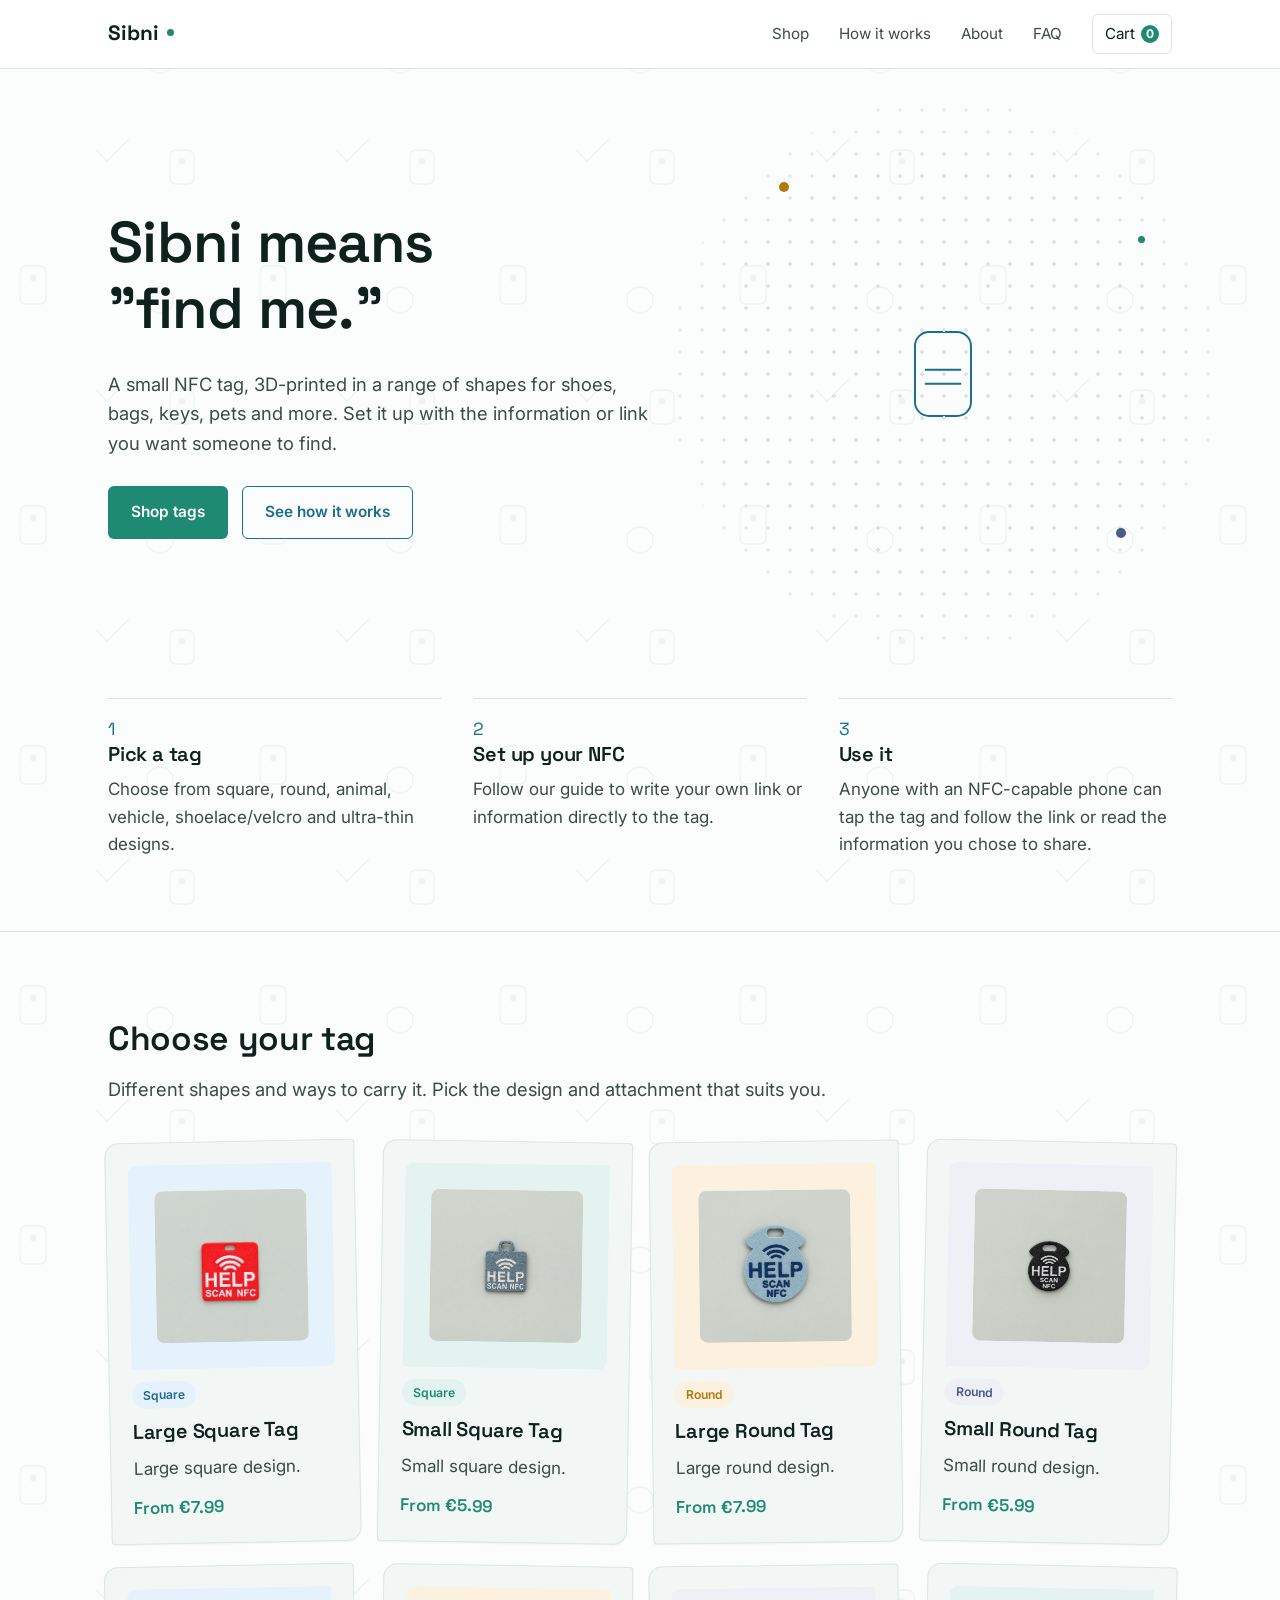
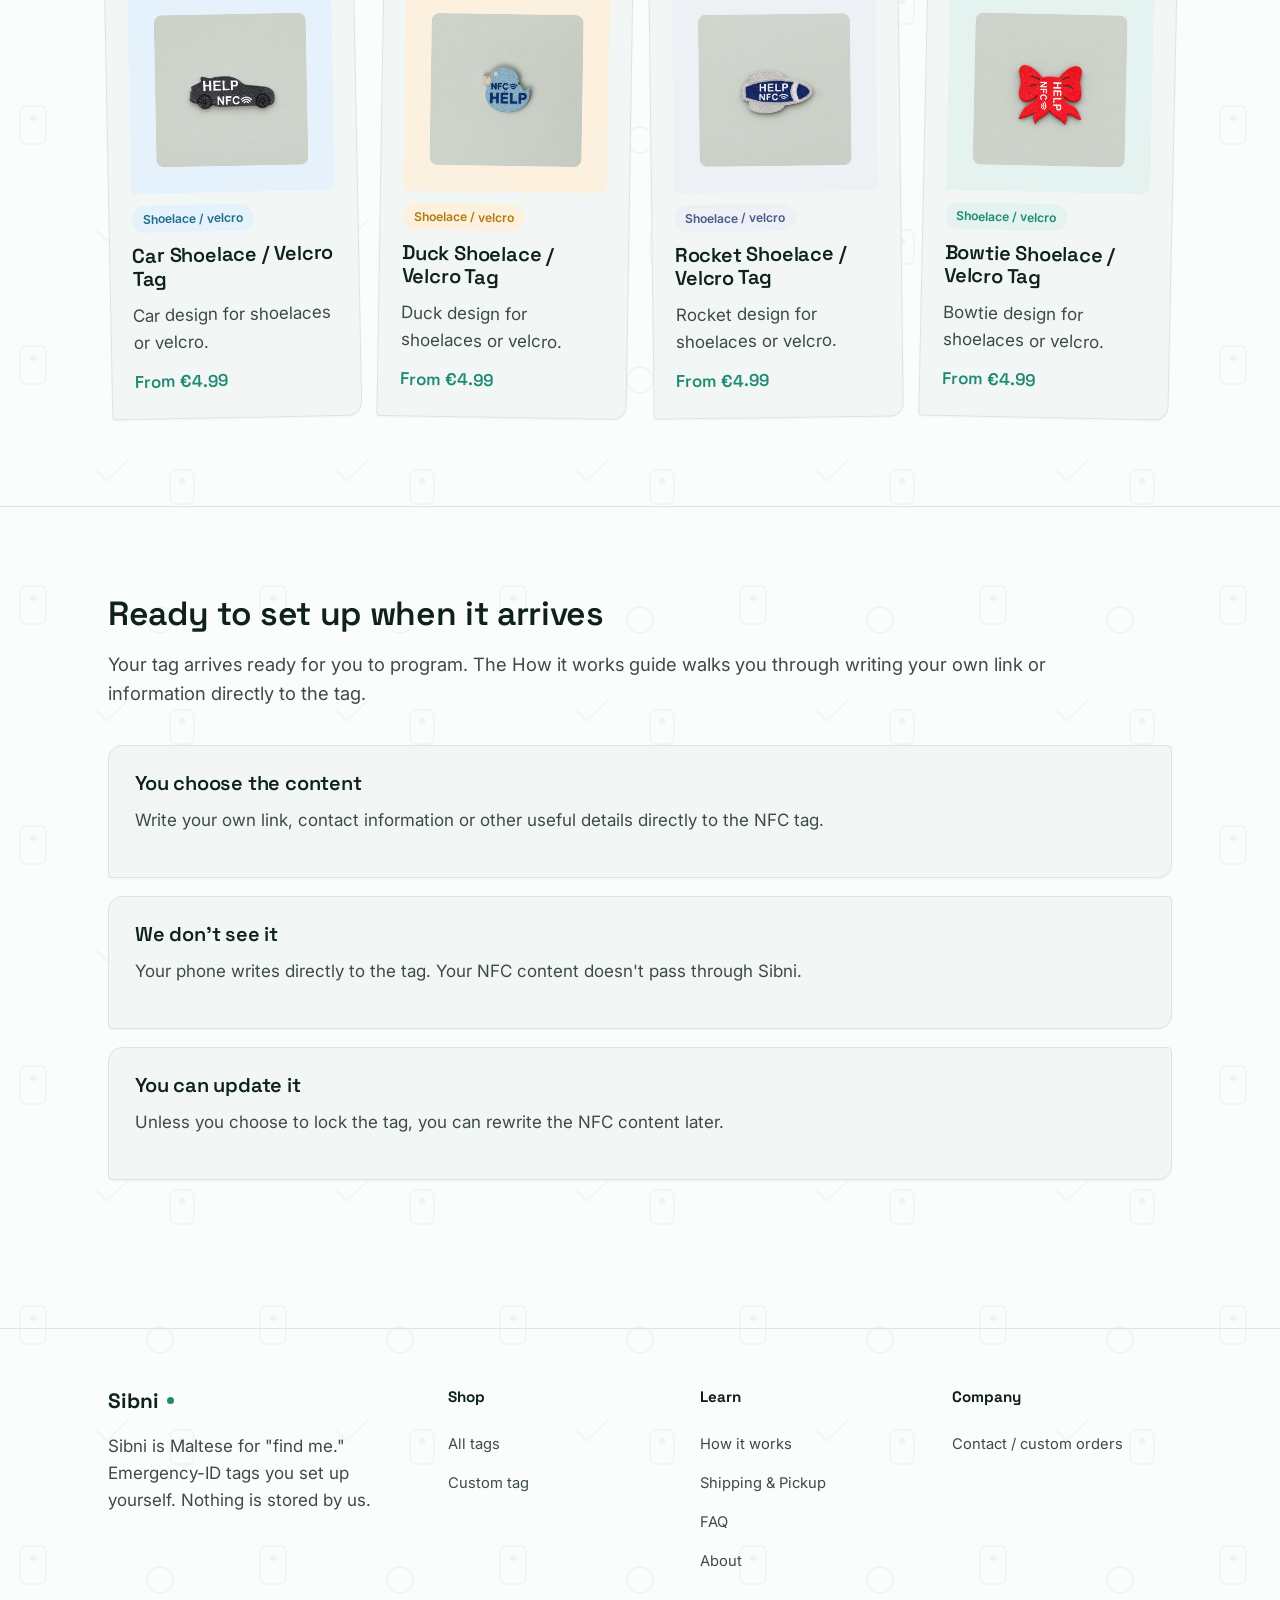
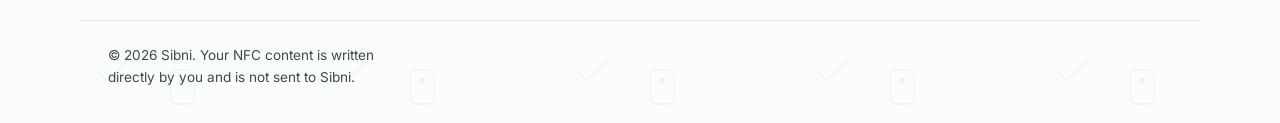
<file: index.html>
<!doctype html>
<html lang="en">
<head>
    <!-- Standard Browser Favicons -->
<link rel="icon" type="image/png" sizes="16x16" href="favicon/Sibni_16x16.png">
<link rel="icon" type="image/png" sizes="32x32" href="favicon/Sibni_32x32.png">

<!-- Apple Touch Icon (iOS Home Screen) -->
<link rel="apple-touch-icon" sizes="180x180" href="favicon/Sibni_180x180.png">

<!-- Android / PWA Icons (if created) -->
<link rel="icon" type="image/png" sizes="192x192" href="favicon/Sibni_192x192.png">


<meta charset="utf-8"><meta name="viewport" content="width=device-width, initial-scale=1">
<title>Sibni - emergency ID tags that find you</title>
<meta name="description" content="3D-printed emergency NFC tags in a range of shapes and attachment styles. Set up your own link or emergency information.">
<link rel="preconnect" href="https://fonts.googleapis.com">
<link href="https://fonts.googleapis.com/css2?family=Space+Grotesk:wght@500;600;700&family=Inter:wght@400;500;600;700&display=swap" rel="stylesheet">
<link rel="stylesheet" href="css/style.css"><link rel="stylesheet" href="css/sibni-update.css">
</head><body>
<header class="nav"><div class="wrap"><a href="index.html" class="wordmark">Sibni<span class="dot"></span></a><button class="nav-toggle" aria-label="Toggle menu">☰</button>
<nav class="nav-links"><a href="products.html">Shop</a><a href="how-to.html">How it works</a><a href="about.html">About</a><a href="faq.html">FAQ</a><a href="cart.html" class="cart-link">Cart <span class="cart-count" data-cart-count>0</span></a></nav></div></header>

<section class="hero"><div class="wrap"><div>
<h1>Sibni means<br>"find me."</h1>
<p class="lede">A small NFC tag, 3D-printed in a range of shapes for shoes, bags, keys, pets and more. Set it up with the information or link you want someone to find.</p>
<div class="hero-cta"><a href="products.html" class="btn btn-primary">Shop tags</a><a href="how-to.html" class="btn btn-ghost">See how it works</a></div>
</div><div class="hero-art" aria-hidden="true"><span class="hero-dot d1"></span><span class="hero-dot d2"></span><span class="hero-dot d3"></span><span class="ping-ring r1"></span><span class="ping-ring r2"></span><span class="ping-ring r3"></span>
<svg viewBox="0 0 100 100" width="140" height="140" stroke="currentColor" fill="none" stroke-width="1.4" style="color:var(--blue)"><rect x="30" y="20" width="40" height="60" rx="10"/><path d="M37 47 H63 M37 57 H63"/></svg>
</div></div></section>

<section class="section-tight"><div class="wrap"><ul class="steps-mini">
<li><div class="num">1</div><h3>Pick a tag</h3><p>Choose from square, round, animal, vehicle, shoelace/velcro and ultra-thin designs.</p></li>
<li><div class="num">2</div><h3>Set up your NFC</h3><p>Follow our guide to write your own link or information directly to the tag.</p></li>
<li><div class="num">3</div><h3>Use it</h3><p>Anyone with an NFC-capable phone can tap the tag and follow the link or read the information you chose to share.</p></li>
</ul></div></section><hr class="divider">

<section class="section"><div class="wrap"><h2>Choose your tag</h2><p class="lede index-copy" style="margin-bottom:36px;">Different shapes and ways to carry it. Pick the design and attachment that suits you.</p><div class="tag-grid" id="home-product-grid"></div></div></section>

<hr class="divider"><section class="section"><div class="wrap"><h2>Ready to set up when it arrives</h2><p class="lede index-copy" style="margin-bottom:36px;">Your tag arrives ready for you to program. The <a href="how-to.html">How it works</a> guide walks you through writing your own link or information directly to the tag.</p>
<div class="trust-grid ready-setup-grid"><div class="tag-card"><h3>You choose the content</h3><p>Write your own link, contact information or other useful details directly to the NFC tag.</p></div>
<div class="tag-card"><h3>We don't see it</h3><p>Your phone writes directly to the tag. Your NFC content doesn't pass through Sibni.</p></div>
<div class="tag-card"><h3>You can update it</h3><p>Unless you choose to lock the tag, you can rewrite the NFC content later.</p></div></div></div></section>

<footer class="footer"><div class="wrap"><div><div class="wordmark">Sibni<span class="dot"></span></div><p style="margin-top:14px; max-width:32ch;">Sibni is Maltese for "find me." Emergency-ID tags you set up yourself. Nothing is stored by us.</p></div>
<div><h4>Shop</h4><ul><li><a href="products.html">All tags</a></li><li><a href="product.html?id=custom">Custom tag</a></li></ul></div>
<div><h4>Learn</h4><ul><li><a href="how-to.html">How it works</a></li><li><a href="shipping.html">Shipping &amp; Pickup</a></li><li><a href="faq.html">FAQ</a></li><li><a href="about.html">About</a></li></ul></div>
<div><h4>Company</h4><ul><li><a href="contact.html">Contact / custom orders</a></li></ul></div></div>
<div class="wrap foot-note">© 2026 Sibni. Your NFC content is written directly by you and is not sent to Sibni.</div></footer>
<script src="js/products.js"></script><script src="cart.js"></script>
<script>const grid=document.getElementById("home-product-grid");Object.entries(CATALOG).slice(0,8).forEach(([id,p])=>{grid.innerHTML+=`<a class="tag-card" href="product.html?id=${encodeURIComponent(id)}"><div class="art tint-${p.tint}">${p.photos && p.photos.length ? `<img class="card-photo" src="${p.photos[0]}" alt="${p.name}" loading="lazy" onerror="this.replaceWith(document.createTextNode(''));">` : productIcon(p.icon)}</div><span class="chip tint-${p.tint}">${p.badge}</span><h3>${p.name}</h3><p style="margin:0;">${p.tagline}</p><span class="price">From ${money(Math.min(...p.options.map(o=>o.price)))}</span></a>`});</script>
</body></html>
</file>
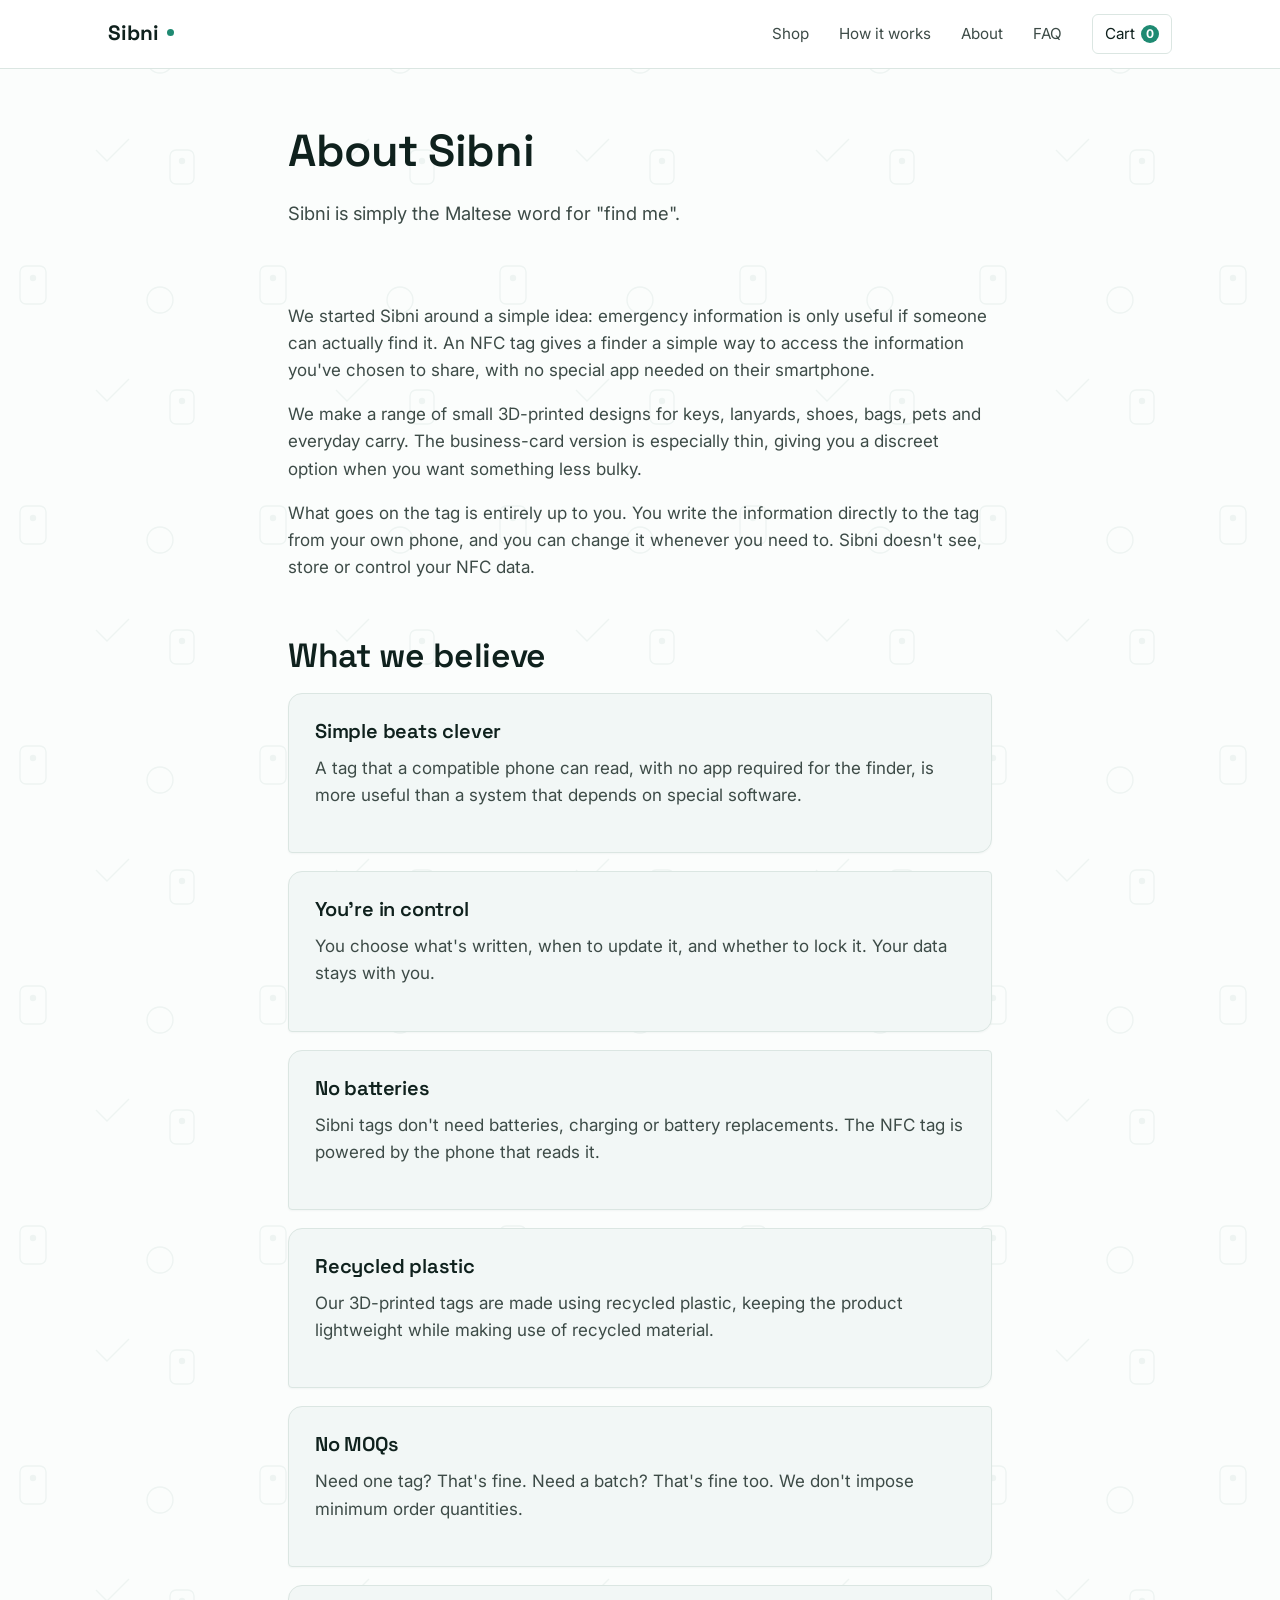
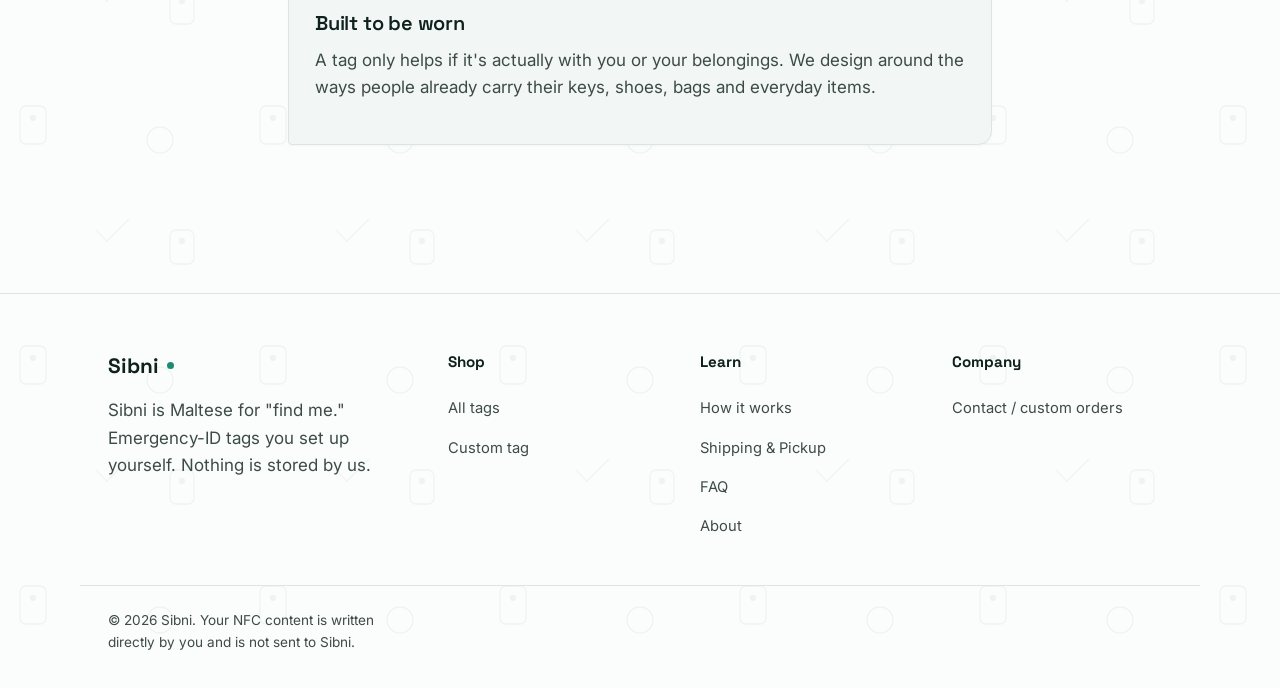
<file: about.html>
<!doctype html>
<html lang="en">
<head>
    <!-- Standard Browser Favicons -->
<link rel="icon" type="image/png" sizes="16x16" href="favicon/Sibni_16x16.png">
<link rel="icon" type="image/png" sizes="32x32" href="favicon/Sibni_32x32.png">

<!-- Apple Touch Icon (iOS Home Screen) -->
<link rel="apple-touch-icon" sizes="180x180" href="favicon/Sibni_180x180.png">

<!-- Android / PWA Icons (if created) -->
<link rel="icon" type="image/png" sizes="192x192" href="favicon/Sibni_192x192.png">

<meta charset="utf-8"><meta name="viewport" content="width=device-width, initial-scale=1">
<title>About Sibni</title>
<meta name="description" content="Sibni is Maltese for 'find me' - small 3D-printed NFC tags for emergency information, written and controlled entirely by the wearer.">
<link rel="preconnect" href="https://fonts.googleapis.com">
<link href="https://fonts.googleapis.com/css2?family=Space+Grotesk:wght@500;600;700&family=Inter:wght@400;500;600;700&display=swap" rel="stylesheet">
<link rel="stylesheet" href="css/style.css"><link rel="stylesheet" href="css/sibni-update.css">
</head>
<body>
<header class="nav"><div class="wrap"><a href="index.html" class="wordmark">Sibni<span class="dot"></span></a><button class="nav-toggle" aria-label="Toggle menu">☰</button><nav class="nav-links"><a href="products.html">Shop</a><a href="how-to.html">How it works</a><a href="about.html">About</a><a href="faq.html">FAQ</a><a href="cart.html" class="cart-link">Cart <span class="cart-count" data-cart-count>0</span></a></nav></div></header>
<section class="section-tight"><div class="wrap" style="max-width:760px;"><h1 style="font-size:clamp(2rem,4vw,2.8rem);">About Sibni</h1><p class="lede">Sibni is simply the Maltese word for "find me".</p></div></section>
<section class="section" style="padding-top:0;"><div class="wrap" style="max-width:760px;">
<p>We started Sibni around a simple idea: emergency information is only useful if someone can actually find it. An NFC tag gives a finder a simple way to access the information you've chosen to share, with no special app needed on their smartphone.</p>
<p>We make a range of small 3D-printed designs for keys, lanyards, shoes, bags, pets and everyday carry. The business-card version is especially thin, giving you a discreet option when you want something less bulky.</p>
<p>What goes on the tag is entirely up to you. You write the information directly to the tag from your own phone, and you can change it whenever you need to. Sibni doesn't see, store or control your NFC data.</p>
<h2 style="margin-top:56px;">What we believe</h2>
<div class="trust-grid about-beliefs-grid">
<div class="tag-card"><h3>Simple beats clever</h3><p>A tag that a compatible phone can read, with no app required for the finder, is more useful than a system that depends on special software.</p></div>
<div class="tag-card"><h3>You're in control</h3><p>You choose what's written, when to update it, and whether to lock it. Your data stays with you.</p></div>
<div class="tag-card"><h3>No batteries</h3><p>Sibni tags don't need batteries, charging or battery replacements. The NFC tag is powered by the phone that reads it.</p></div>
<div class="tag-card"><h3>Recycled plastic</h3><p>Our 3D-printed tags are made using recycled plastic, keeping the product lightweight while making use of recycled material.</p></div>
<div class="tag-card"><h3>No MOQs</h3><p>Need one tag? That's fine. Need a batch? That's fine too. We don't impose minimum order quantities.</p></div>
<div class="tag-card"><h3>Built to be worn</h3><p>A tag only helps if it's actually with you or your belongings. We design around the ways people already carry their keys, shoes, bags and everyday items.</p></div>
</div></div></section>
<footer class="footer"><div class="wrap">
<div><div class="wordmark">Sibni<span class="dot"></span></div><p style="margin-top:14px; max-width:32ch;">Sibni is Maltese for "find me." Emergency-ID tags you set up yourself. Nothing is stored by us.</p></div>
<div><h4>Shop</h4><ul><li><a href="products.html">All tags</a></li><li><a href="contact.html">Custom tag</a></li></ul></div>
<div><h4>Learn</h4><ul><li><a href="how-to.html">How it works</a></li><li><a href="shipping.html">Shipping &amp; Pickup</a></li><li><a href="faq.html">FAQ</a></li><li><a href="about.html">About</a></li></ul></div>
<div><h4>Company</h4><ul><li><a href="contact.html">Contact / custom orders</a></li></ul></div>
</div><div class="wrap foot-note">© 2026 Sibni. Your NFC content is written directly by you and is not sent to Sibni.</div></footer>
<script src="js/products.js"></script><script src="cart.js"></script>
</body></html>
</file>
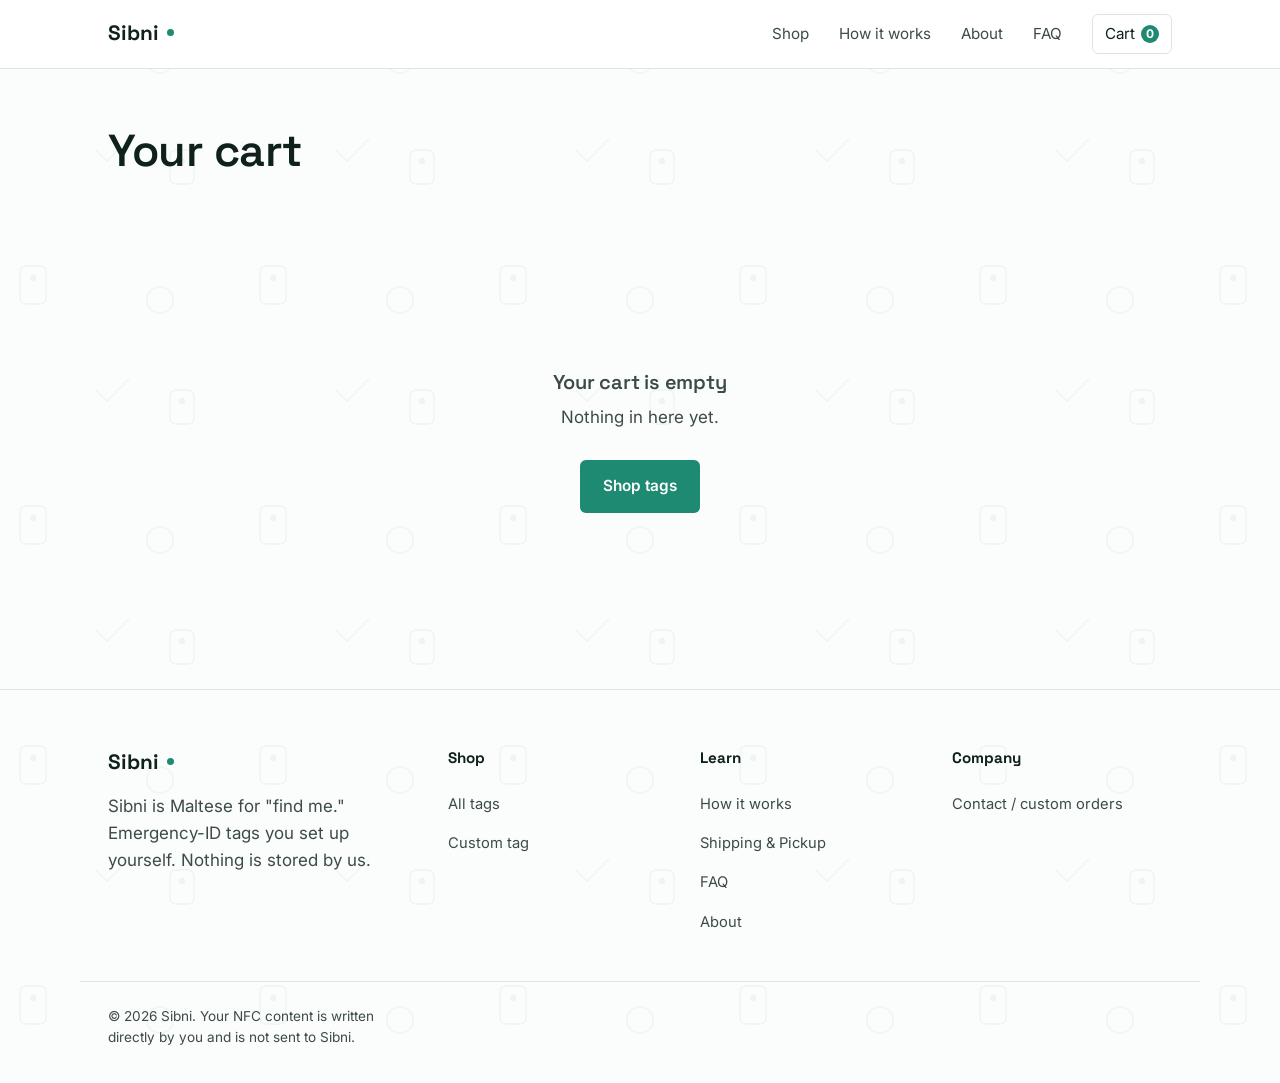
<file: cart.html>
<!doctype html>
<html lang="en"><head>
    <!-- Standard Browser Favicons -->
<link rel="icon" type="image/png" sizes="16x16" href="favicon/Sibni_16x16.png">
<link rel="icon" type="image/png" sizes="32x32" href="favicon/Sibni_32x32.png">

<!-- Apple Touch Icon (iOS Home Screen) -->
<link rel="apple-touch-icon" sizes="180x180" href="favicon/Sibni_180x180.png">

<!-- Android / PWA Icons (if created) -->
<link rel="icon" type="image/png" sizes="192x192" href="favicon/Sibni_192x192.png">

<meta charset="utf-8"><meta name="viewport" content="width=device-width, initial-scale=1"><title>Cart - Sibni</title>
<link rel="preconnect" href="https://fonts.googleapis.com"><link href="https://fonts.googleapis.com/css2?family=Space+Grotesk:wght@500;600;700&family=Inter:wght@400;500;600;700&display=swap" rel="stylesheet"><link rel="stylesheet" href="css/style.css"><link rel="stylesheet" href="css/sibni-update.css"></head>
<body><header class="nav"><div class="wrap"><a href="index.html" class="wordmark">Sibni<span class="dot"></span></a><button class="nav-toggle" aria-label="Toggle menu">☰</button><nav class="nav-links"><a href="products.html">Shop</a><a href="how-to.html">How it works</a><a href="about.html">About</a><a href="faq.html">FAQ</a><a href="cart.html" class="cart-link">Cart <span class="cart-count" data-cart-count>0</span></a></nav></div></header>
<section class="section-tight"><div class="wrap"><h1 style="font-size:clamp(2rem,4vw,2.8rem);">Your cart</h1></div></section>
<section class="section-tight"><div class="wrap"><div id="cart-root"></div></div></section>
<footer class="footer"><div class="wrap"><div><div class="wordmark">Sibni<span class="dot"></span></div><p style="margin-top:14px; max-width:32ch;">Sibni is Maltese for "find me." Emergency-ID tags you set up yourself. Nothing is stored by us.</p></div><div><h4>Shop</h4><ul><li><a href="products.html">All tags</a></li><li><a href="product.html?id=custom">Custom tag</a></li></ul></div><div><h4>Learn</h4><ul><li><a href="how-to.html">How it works</a></li><li><a href="shipping.html">Shipping &amp; Pickup</a></li><li><a href="faq.html">FAQ</a></li><li><a href="about.html">About</a></li></ul></div><div><h4>Company</h4><ul><li><a href="contact.html">Contact / custom orders</a></li></ul></div></div><div class="wrap foot-note">© 2026 Sibni. Your NFC content is written directly by you and is not sent to Sibni.</div></footer>
<script src="js/products.js"></script><script src="js/shipping.js"></script><script src="cart.js"></script><script>
const shippingReady = typeof SHIPPING_OPTIONS !== "undefined" && typeof getShippingChoice === "function";

function renderCart(){
 const root=document.getElementById("cart-root");
 try{
  const cart=getCart();
  if(!cart.length){root.innerHTML='<div class="empty-state"><h3>Your cart is empty</h3><p>Nothing in here yet.</p><a href="products.html" class="btn btn-primary" style="margin-top:12px;">Shop tags</a></div>';return;}
  let items="";
  cart.forEach(item=>{const p=PRODUCTS[item.id];if(!p)return;const qty=item.qty;const colour=item.options?.colourLabel||item.options?.colour||"No preference";const urgency=item.options?.urgency==="urgent"?"Urgent":"Not urgent";const price=unitPrice(item);const thumbArt=p.photos && p.photos.length ? `<img class="card-photo" src="${p.photos[0]}" alt="${p.name}" loading="lazy" onerror="this.replaceWith(document.createTextNode(''));">` : productIcon(p.icon);items+=`<div class="cart-item"><div class="thumb tint-${p.tint}">${thumbArt}</div><div><h3 style="margin:0 0 4px;">${p.name}</h3><p style="margin:0;font-size:.9rem;">${money(price)} each${item.options?.colour==="random" ? " · Random colour discount" : ""}</p><div class="cart-options"><span>Colour: ${colour}</span><span>${urgency}</span></div></div><div class="qty-control"><button type="button" data-action="dec" data-key="${item.key}">–</button><input type="text" value="${qty}" readonly style="width:32px;"><button type="button" data-action="inc" data-key="${item.key}">+</button></div><div style="text-align:right;"><div style="font-family:var(--font-head);color:var(--signal);font-weight:600;">${money(price*qty)}</div><a href="#" class="remove-link" data-remove="${item.key}">Remove</a></div></div>`});
  const pricing=cartPricing(cart);

  let deliveryHtml, fee, readyToCheckout;
  if (shippingReady){
    const sel = getShippingChoice();
    const chosenMethod = sel ? sel.method : null;
    const chosenCountry = sel ? sel.country : null;

    const zoneGroups = {A1:"Europe", A2:"North Africa / Levant", B:"Americas, Gulf & Africa", C:"Oceania, Latin America & Asia"};
    const countryOptions = Object.entries(zoneGroups).map(([zone,label])=>{
      const countries = Object.keys(INTL_COUNTRIES).filter(c=>INTL_COUNTRIES[c]===zone).sort();
      return `<optgroup label="${label} - ${money(INTL_ZONE_PRICES[zone])}">${countries.map(c=>`<option value="${c}" ${chosenCountry===c?'selected':''}>${c}</option>`).join("")}</optgroup>`;
    }).join("");

    deliveryHtml = ["pickup","malta","gozo","international"].map(id=>{
      const opt = SHIPPING_OPTIONS[id];
      const isIntl = id === "international";
      const priceDisplay = isIntl
        ? (chosenMethod==="international" && chosenCountry && INTL_COUNTRIES[chosenCountry] ? money(INTL_ZONE_PRICES[INTL_COUNTRIES[chosenCountry]]) : `From ${money(Math.min(...Object.values(INTL_ZONE_PRICES)))}`)
        : money(opt.price);
      return `
        <label style="display:flex; align-items:flex-start; gap:10px; padding:10px 0; border-top:1px solid var(--line); cursor:pointer;">
          <input type="radio" name="shipping" value="${id}" ${chosenMethod===id?'checked':''} style="margin-top:3px; width:16px; height:16px;">
          <span style="flex:1;">
            <span style="display:flex; justify-content:space-between; gap:10px; font-weight:600;">
              <span>${opt.label}</span>
              <span>${priceDisplay}</span>
            </span>
            <span style="display:block; font-size:.85rem; color:var(--text-dim); margin-top:2px;">${opt.description}</span>
            ${isIntl ? `<select id="intl-country" style="width:100%; margin-top:10px; padding:8px 10px; border:1px solid var(--line); border-radius:6px; background:var(--ink); color:var(--text); ${chosenMethod==='international' ? '' : 'display:none;'}"><option value="">Choose your country…</option>${countryOptions}</select><p style="font-size:.8rem; color:var(--text-dim); margin:6px 0 0; ${chosenMethod==='international' ? '' : 'display:none;'}">Don't see your country? <a href="contact.html">Contact us</a> - MaltaPost may still cover it.</p>` : ''}
          </span>
        </label>`;
    }).join("");
    fee=shippingFee();
    readyToCheckout=shippingIsChosen();
  } else {
    // Delivery options failed to load (e.g. js/shipping.js missing or 404).
    // Don't block the whole cart - fall back to "no delivery selection yet"
    // rather than crashing the render.
    console.error("Sibni: js/shipping.js did not load - delivery options are unavailable. Check that the file exists at that path.");
    deliveryHtml = `<p style="font-size:.85rem; color:var(--danger);">Delivery options failed to load. You can still continue to checkout - we'll follow up about delivery by email.</p>`;
    fee = 0;
    readyToCheckout = true;
  }

  const grandTotal=pricing.total+fee;

  root.innerHTML=`<div class="cart-page-grid"><div>${items}<p class="cart-promo">Random colour combinations are 10% off. Orders of 5 or more items receive a further 10% off.</p></div><div class="cart-summary"><h3>Summary</h3><div class="row"><span>Subtotal</span><span>${money(pricing.rawSubtotal)}</span></div>${pricing.bulkDiscount>0?`<div class="row discount-row"><span>5+ item discount</span><span>−${money(pricing.bulkDiscount)}</span></div>`:""}<hr class="divider" style="margin:14px 0;"><strong style="display:block; margin-bottom:4px;">Delivery</strong>${deliveryHtml}<hr class="divider" style="margin:14px 0;"><div class="row"><strong>Total</strong><strong>${money(grandTotal)}</strong></div>${readyToCheckout?'':'<p style="font-size:.85rem; color:var(--text-dim); margin:6px 0 0;">Choose a delivery method to continue.</p>'}<a href="checkout.html" class="btn btn-primary btn-block" style="margin-top:14px;${readyToCheckout?'':' opacity:.5; pointer-events:none;'}" ${readyToCheckout?'':'aria-disabled="true" tabindex="-1"'}>Checkout</a></div></div>`;
  root.querySelectorAll("[data-action]").forEach(btn=>btn.addEventListener("click",()=>{const c=getCart(),item=c.find(i=>i.key===btn.dataset.key),n=(item?.qty||1)+(btn.dataset.action==="inc"?1:-1);setQty(btn.dataset.key,n);renderCart()}));
  root.querySelectorAll("[data-remove]").forEach(a=>a.addEventListener("click",e=>{e.preventDefault();removeFromCart(a.dataset.remove);renderCart()}));
  if (shippingReady){
    root.querySelectorAll('input[name="shipping"]').forEach(input=>input.addEventListener("change",e=>{
      const method = e.target.value;
      if (method === "international"){
        const existing = getShippingChoice();
        setShippingChoice("international", existing && existing.method==="international" ? existing.country : null);
      } else {
        setShippingChoice(method);
      }
      renderCart();
    }));
    const countrySelect = document.getElementById("intl-country");
    if (countrySelect){
      countrySelect.addEventListener("change", e=>{
        setShippingChoice("international", e.target.value || null);
        renderCart();
      });
    }
  }
 } catch(err){
  console.error("Sibni: cart failed to render", err);
  root.innerHTML = `<div class="empty-state"><h3>Something went wrong showing your cart</h3><p>Your items are still saved. Try refreshing the page - if it keeps happening, check the browser console for the error, or <a href="contact.html">contact us</a>.</p></div>`;
 }
}
renderCart();
</script></body></html>
</file>
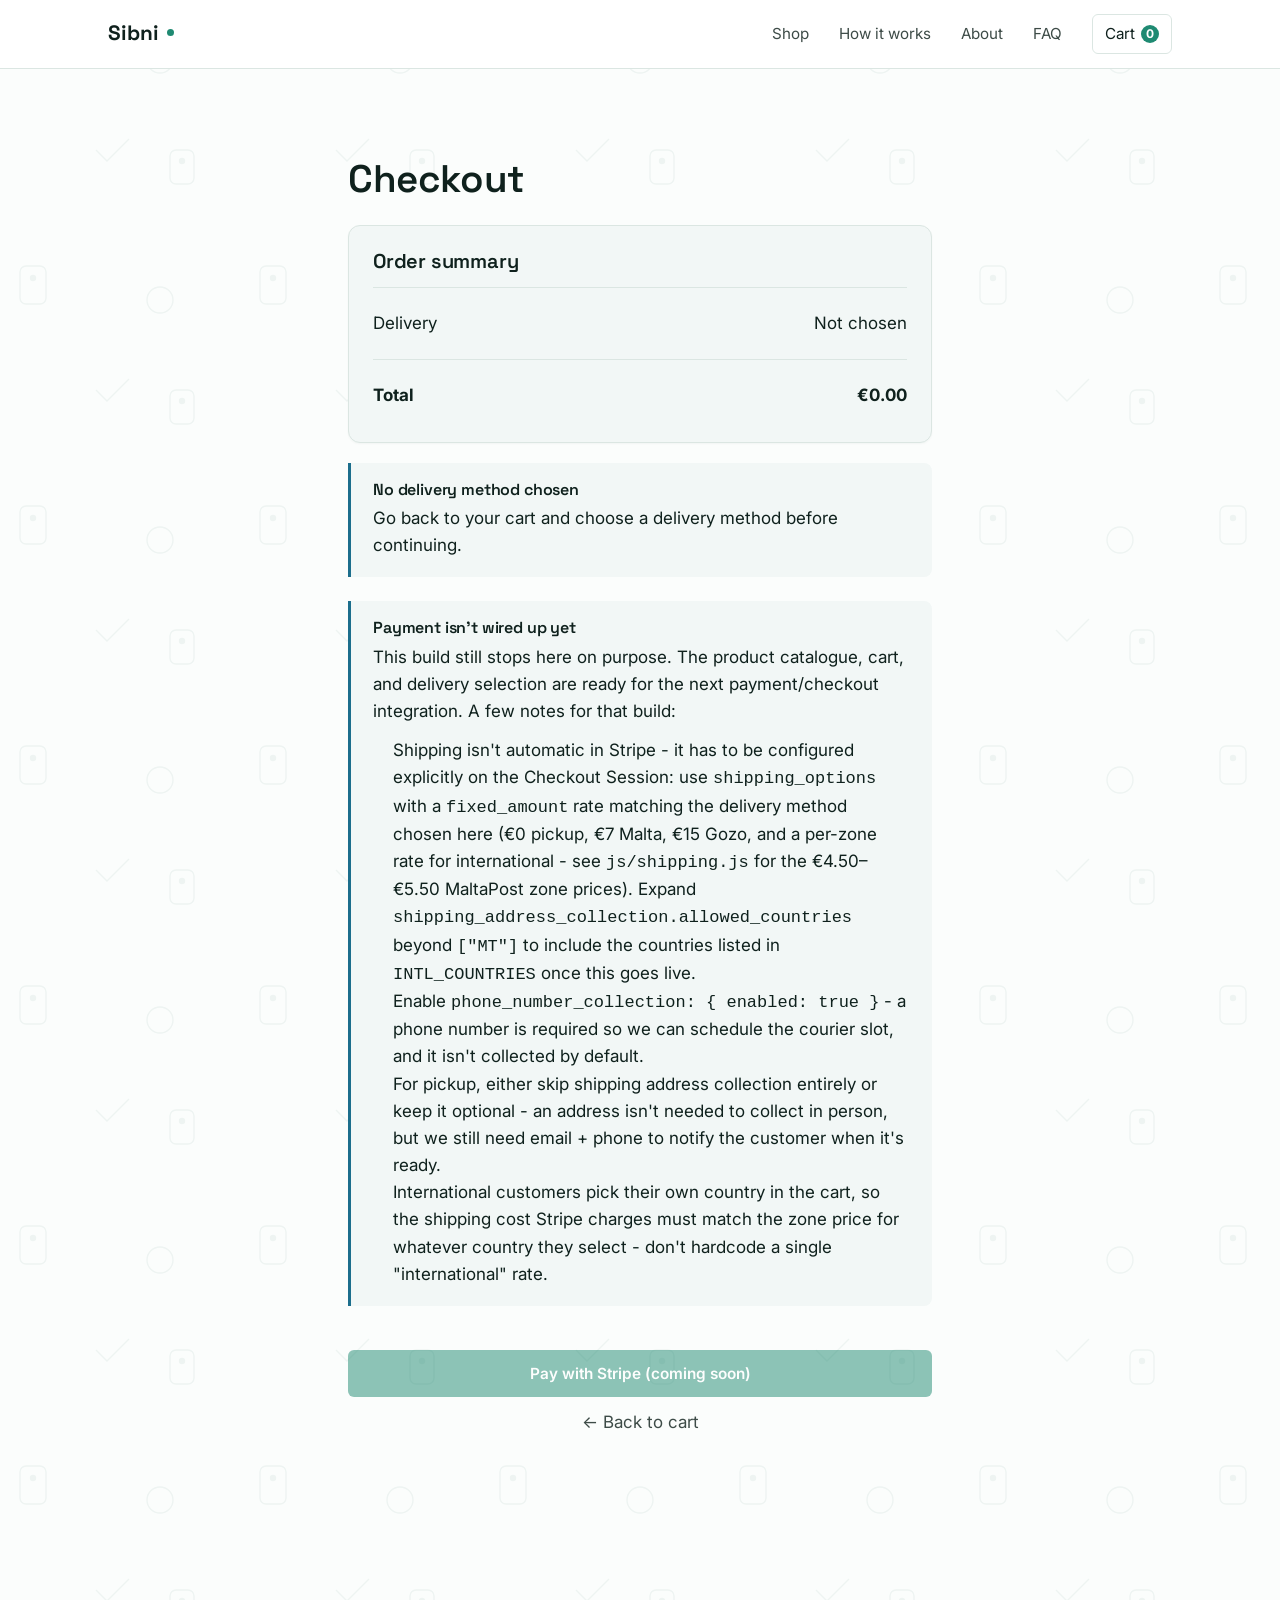
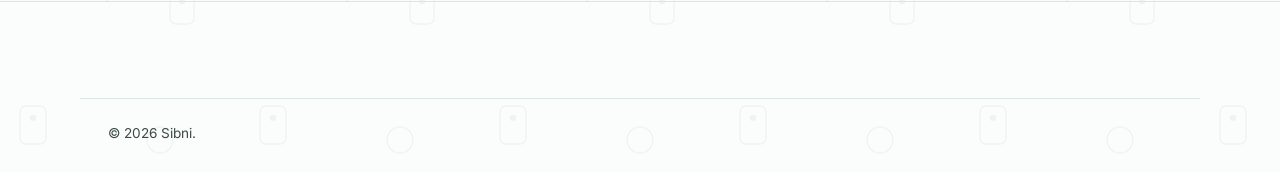
<file: checkout.html>
<!doctype html>
<html lang="en"><head>
    <!-- Standard Browser Favicons -->
<link rel="icon" type="image/png" sizes="16x16" href="favicon/Sibni_16x16.png">
<link rel="icon" type="image/png" sizes="32x32" href="favicon/Sibni_32x32.png">

<!-- Apple Touch Icon (iOS Home Screen) -->
<link rel="apple-touch-icon" sizes="180x180" href="favicon/Sibni_180x180.png">

<!-- Android / PWA Icons (if created) -->
<link rel="icon" type="image/png" sizes="192x192" href="favicon/Sibni_192x192.png">
<meta charset="utf-8"><meta name="viewport" content="width=device-width, initial-scale=1"><title>Checkout - Sibni</title>
<link rel="preconnect" href="https://fonts.googleapis.com"><link href="https://fonts.googleapis.com/css2?family=Space+Grotesk:wght@500;600;700&family=Inter:wght@400;500;600;700&display=swap" rel="stylesheet"><link rel="stylesheet" href="css/style.css"><link rel="stylesheet" href="css/sibni-update.css"></head>
<body><header class="nav"><div class="wrap"><a href="index.html" class="wordmark">Sibni<span class="dot"></span></a><button class="nav-toggle" aria-label="Toggle menu">☰</button><nav class="nav-links"><a href="products.html">Shop</a><a href="how-to.html">How it works</a><a href="about.html">About</a><a href="faq.html">FAQ</a><a href="cart.html" class="cart-link">Cart <span class="cart-count" data-cart-count>0</span></a></nav></div></header>
<section class="section"><div class="wrap" style="max-width:640px;"><h1 style="font-size:clamp(1.9rem,3.5vw,2.4rem);">Checkout</h1>
<div class="cart-summary" style="position:static;margin-top:24px;"><h3>Order summary</h3><div id="summary-rows"></div><hr class="divider" style="margin:14px 0;"><div class="row" id="shipping-row"></div><hr class="divider" style="margin:14px 0;"><div class="row"><strong>Total</strong><strong id="summary-total"></strong></div></div>
<div class="callout" id="shipping-warning" style="margin-top:20px; display:none;"><h3>No delivery method chosen</h3><p>Go back to your cart and choose a delivery method before continuing.</p></div>
<div class="callout" style="margin-top:20px;"><h3>Payment isn't wired up yet</h3><p>This build still stops here on purpose. The product catalogue, cart, and delivery selection are ready for the next payment/checkout integration. A few notes for that build:</p>
<ul style="margin:12px 0 0; padding-left:20px;">
<li>Shipping isn't automatic in Stripe - it has to be configured explicitly on the Checkout Session: use <code>shipping_options</code> with a <code>fixed_amount</code> rate matching the delivery method chosen here (€0 pickup, €7 Malta, €15 Gozo, and a per-zone rate for international - see <code>js/shipping.js</code> for the €4.50–€5.50 MaltaPost zone prices). Expand <code>shipping_address_collection.allowed_countries</code> beyond <code>["MT"]</code> to include the countries listed in <code>INTL_COUNTRIES</code> once this goes live.</li>
<li>Enable <code>phone_number_collection: { enabled: true }</code> - a phone number is required so we can schedule the courier slot, and it isn't collected by default.</li>
<li>For pickup, either skip shipping address collection entirely or keep it optional - an address isn't needed to collect in person, but we still need email + phone to notify the customer when it's ready.</li>
<li>International customers pick their own country in the cart, so the shipping cost Stripe charges must match the zone price for whatever country they select - don't hardcode a single "international" rate.</li>
</ul>
</div>
<button class="btn btn-primary btn-block" style="margin-top:20px;" disabled>Pay with Stripe (coming soon)</button>
<p style="text-align:center;margin-top:12px;"><a href="cart.html" style="color:var(--text-dim);">← Back to cart</a></p></div></section>
<footer class="footer"><div class="wrap foot-note">© 2026 Sibni.</div></footer>
<script src="js/products.js"></script><script src="js/shipping.js"></script><script src="cart.js"></script><script>
const shippingReady = typeof SHIPPING_OPTIONS !== "undefined" && typeof getShippingOption === "function";
const cart=getCart(),rows=document.getElementById("summary-rows");cart.forEach(item=>{const p=PRODUCTS[item.id];if(!p)return;const colour=item.options?.colourLabel||item.options?.colour||"No preference";const urgency=item.options?.urgency==="urgent"?"Urgent":"Not urgent";const price=unitPrice(item);rows.innerHTML+=`<div class="checkout-row"><div><strong>${p.name} × ${item.qty}</strong><small>Colour: ${colour} · ${urgency}</small></div><span>${money(price*item.qty)}</span></div>`});const pricing=cartPricing(cart);if(pricing.bulkDiscount>0)rows.innerHTML+=`<div class="checkout-row discount-row"><div><strong>5+ item discount</strong></div><span>−${money(pricing.bulkDiscount)}</span></div>`;
const shippingRow=document.getElementById("shipping-row");
let fee=0;
if (shippingReady){
  const shipOpt=getShippingOption();
  if(shipOpt && shippingIsChosen()){shippingRow.innerHTML=`<span>Delivery - ${shippingLabel()}</span><span>${money(shippingFee())}</span>`;fee=shippingFee();}
  else{shippingRow.innerHTML=`<span>Delivery</span><span>Not chosen</span>`;document.getElementById("shipping-warning").style.display="block";}
} else {
  console.error("Sibni: js/shipping.js did not load on checkout - check that the file exists at that path.");
  shippingRow.innerHTML=`<span>Delivery</span><span>We'll follow up by email</span>`;
}
document.getElementById("summary-total").textContent=money(pricing.total+fee);
</script></body></html>
</file>
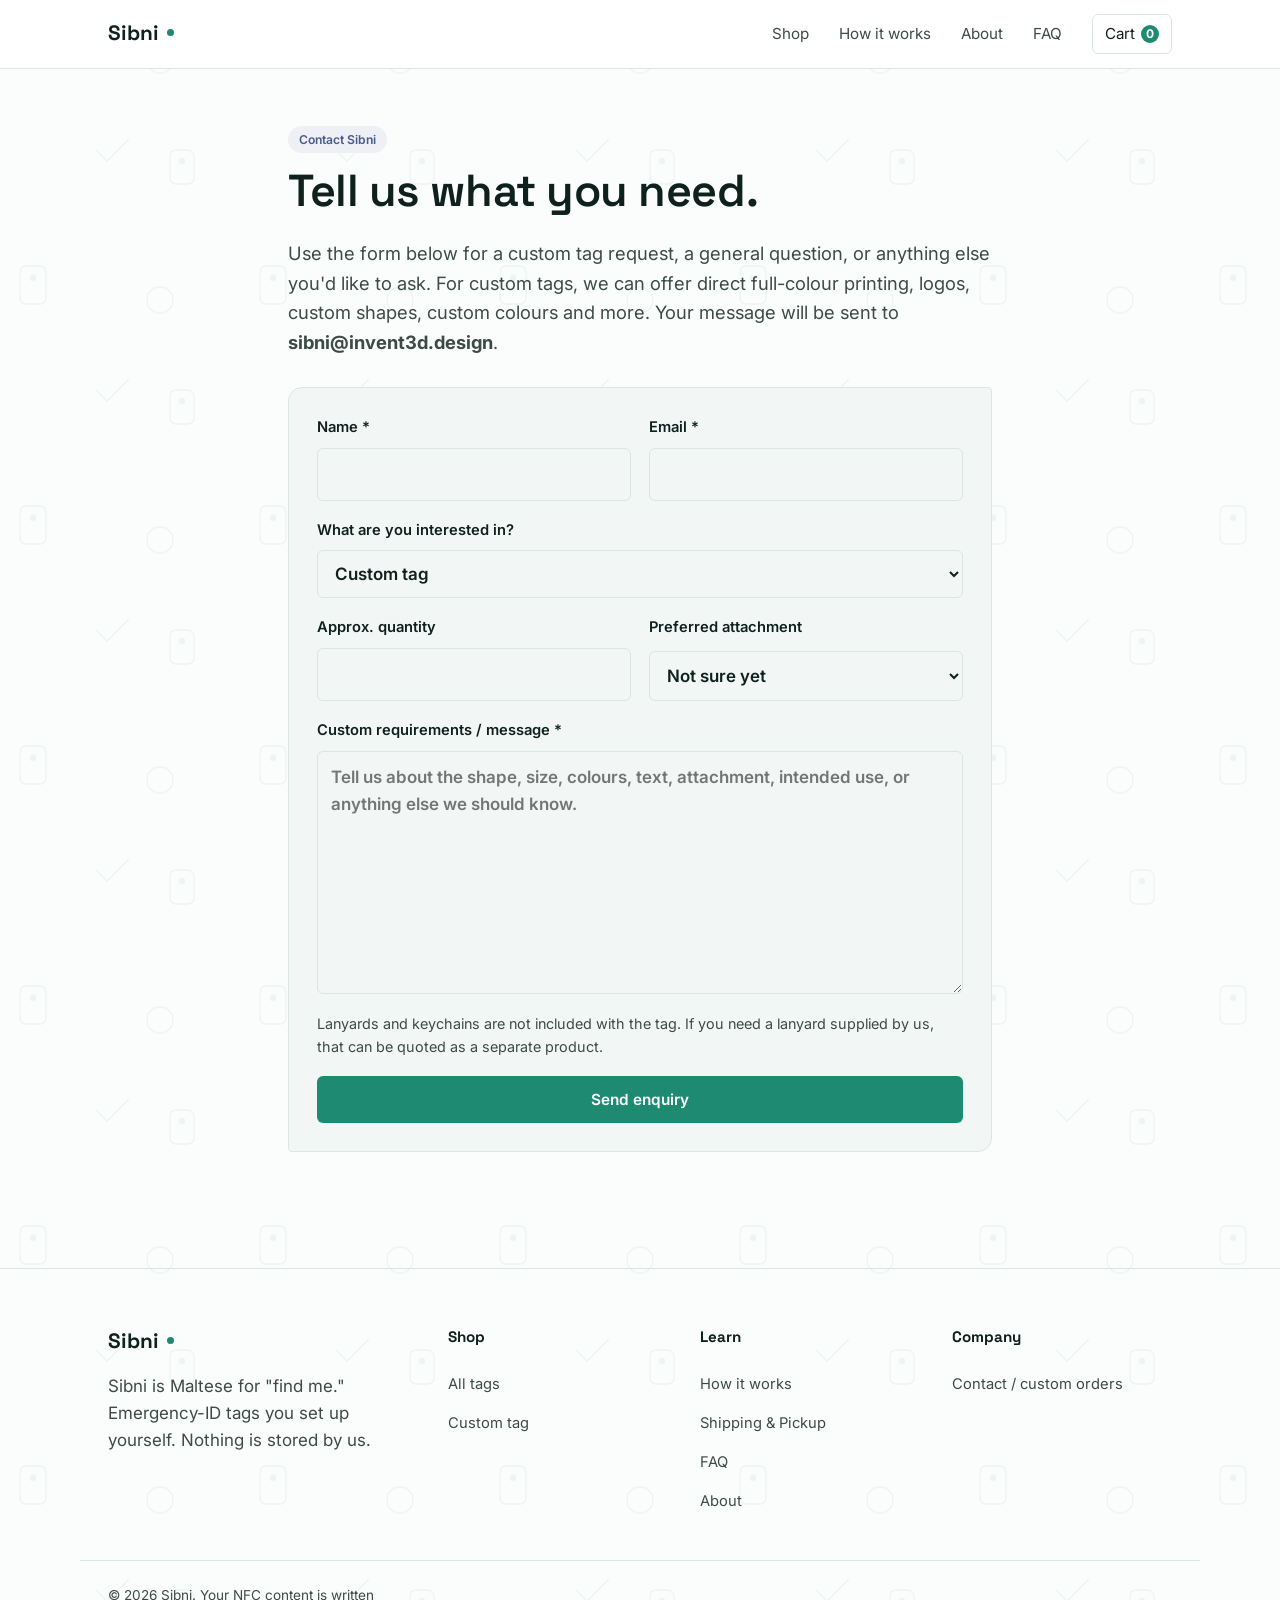
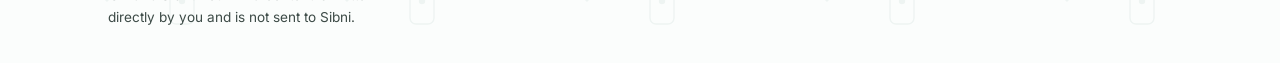
<file: contact.html>
<!doctype html>
<html lang="en">
<head>
    <!-- Standard Browser Favicons -->
<link rel="icon" type="image/png" sizes="16x16" href="favicon/Sibni_16x16.png">
<link rel="icon" type="image/png" sizes="32x32" href="favicon/Sibni_32x32.png">

<!-- Apple Touch Icon (iOS Home Screen) -->
<link rel="apple-touch-icon" sizes="180x180" href="favicon/Sibni_180x180.png">

<!-- Android / PWA Icons (if created) -->
<link rel="icon" type="image/png" sizes="192x192" href="favicon/Sibni_192x192.png">

<meta charset="utf-8"><meta name="viewport" content="width=device-width, initial-scale=1">
<title>Contact & custom orders - Sibni</title>
<meta name="description" content="Contact Sibni or request a custom NFC tag made to your specification.">
<link rel="preconnect" href="https://fonts.googleapis.com">
<link href="https://fonts.googleapis.com/css2?family=Space+Grotesk:wght@500;600;700&family=Inter:wght@400;500;600;700&display=swap" rel="stylesheet">
<link rel="stylesheet" href="css/style.css"><link rel="stylesheet" href="css/sibni-update.css">
</head>
<body>
<header class="nav"><div class="wrap"><a href="index.html" class="wordmark">Sibni<span class="dot"></span></a><button class="nav-toggle" aria-label="Toggle menu">☰</button>
<nav class="nav-links"><a href="products.html">Shop</a><a href="how-to.html">How it works</a><a href="about.html">About</a><a href="faq.html">FAQ</a><a href="cart.html" class="cart-link">Cart <span class="cart-count" data-cart-count>0</span></a></nav></div></header>

<section class="section-tight"><div class="wrap" style="max-width:760px;">
<span class="chip tint-violet">Contact Sibni</span>
<h1 style="font-size:clamp(2rem,4vw,2.8rem); margin-top:12px;">Tell us what you need.</h1>
<p class="lede">Use the form below for a custom tag request, a general question, or anything else you'd like to ask. For custom tags, we can offer direct full-colour printing, logos, custom shapes, custom colours and more. Your message will be sent to <strong>sibni@invent3d.design</strong>.</p>

<form class="sibni-form" action="https://formsubmit.co/sibni@invent3d.design" method="POST">
<input type="hidden" name="_subject" value="New Sibni website enquiry">
<input type="hidden" name="_template" value="table">
<input type="text" name="_honey" tabindex="-1" autocomplete="off" class="honeypot" aria-hidden="true">

<div class="form-grid">
<label><span>Name *</span><input type="text" name="name" required autocomplete="name"></label>
<label><span>Email *</span><input type="email" name="email" required autocomplete="email"></label>
</div>

<label><span>What are you interested in?</span>
<select name="enquiry_type">
<option>Custom tag</option><option>Existing product</option><option>General question</option><option>Other</option>
</select></label>

<div class="form-grid">
<label><span>Approx. quantity</span><input type="number" name="quantity" min="1" inputmode="numeric"></label>
<label><span>Preferred attachment</span><select name="attachment"><option>Not sure yet</option><option>Carabiner</option><option>My own keychain</option><option>My own lanyard</option><option>Shoelace / velcro</option><option>Other</option></select></label>
</div>

<label><span>Custom requirements / message *</span><textarea name="message" rows="8" required placeholder="Tell us about the shape, size, colours, text, attachment, intended use, or anything else we should know."></textarea></label>

<p class="form-note">Lanyards and keychains are not included with the tag. If you need a lanyard supplied by us, that can be quoted as a separate product.</p>
<button class="btn btn-primary btn-block" type="submit">Send enquiry</button>
</form>
</div></section>

<footer class="footer"><div class="wrap">
<div><div class="wordmark">Sibni<span class="dot"></span></div><p style="margin-top:14px; max-width:32ch;">Sibni is Maltese for "find me." Emergency-ID tags you set up yourself. Nothing is stored by us.</p></div>
<div><h4>Shop</h4><ul><li><a href="products.html">All tags</a></li><li><a href="product.html?id=custom">Custom tag</a></li></ul></div>
<div><h4>Learn</h4><ul><li><a href="how-to.html">How it works</a></li><li><a href="shipping.html">Shipping &amp; Pickup</a></li><li><a href="faq.html">FAQ</a></li><li><a href="about.html">About</a></li></ul></div>
<div><h4>Company</h4><ul><li><a href="contact.html">Contact / custom orders</a></li></ul></div>
</div><div class="wrap foot-note">© 2026 Sibni. Your NFC content is written directly by you and is not sent to Sibni.</div></footer>
<script src="js/products.js"></script><script src="cart.js"></script>
</body></html>
</file>
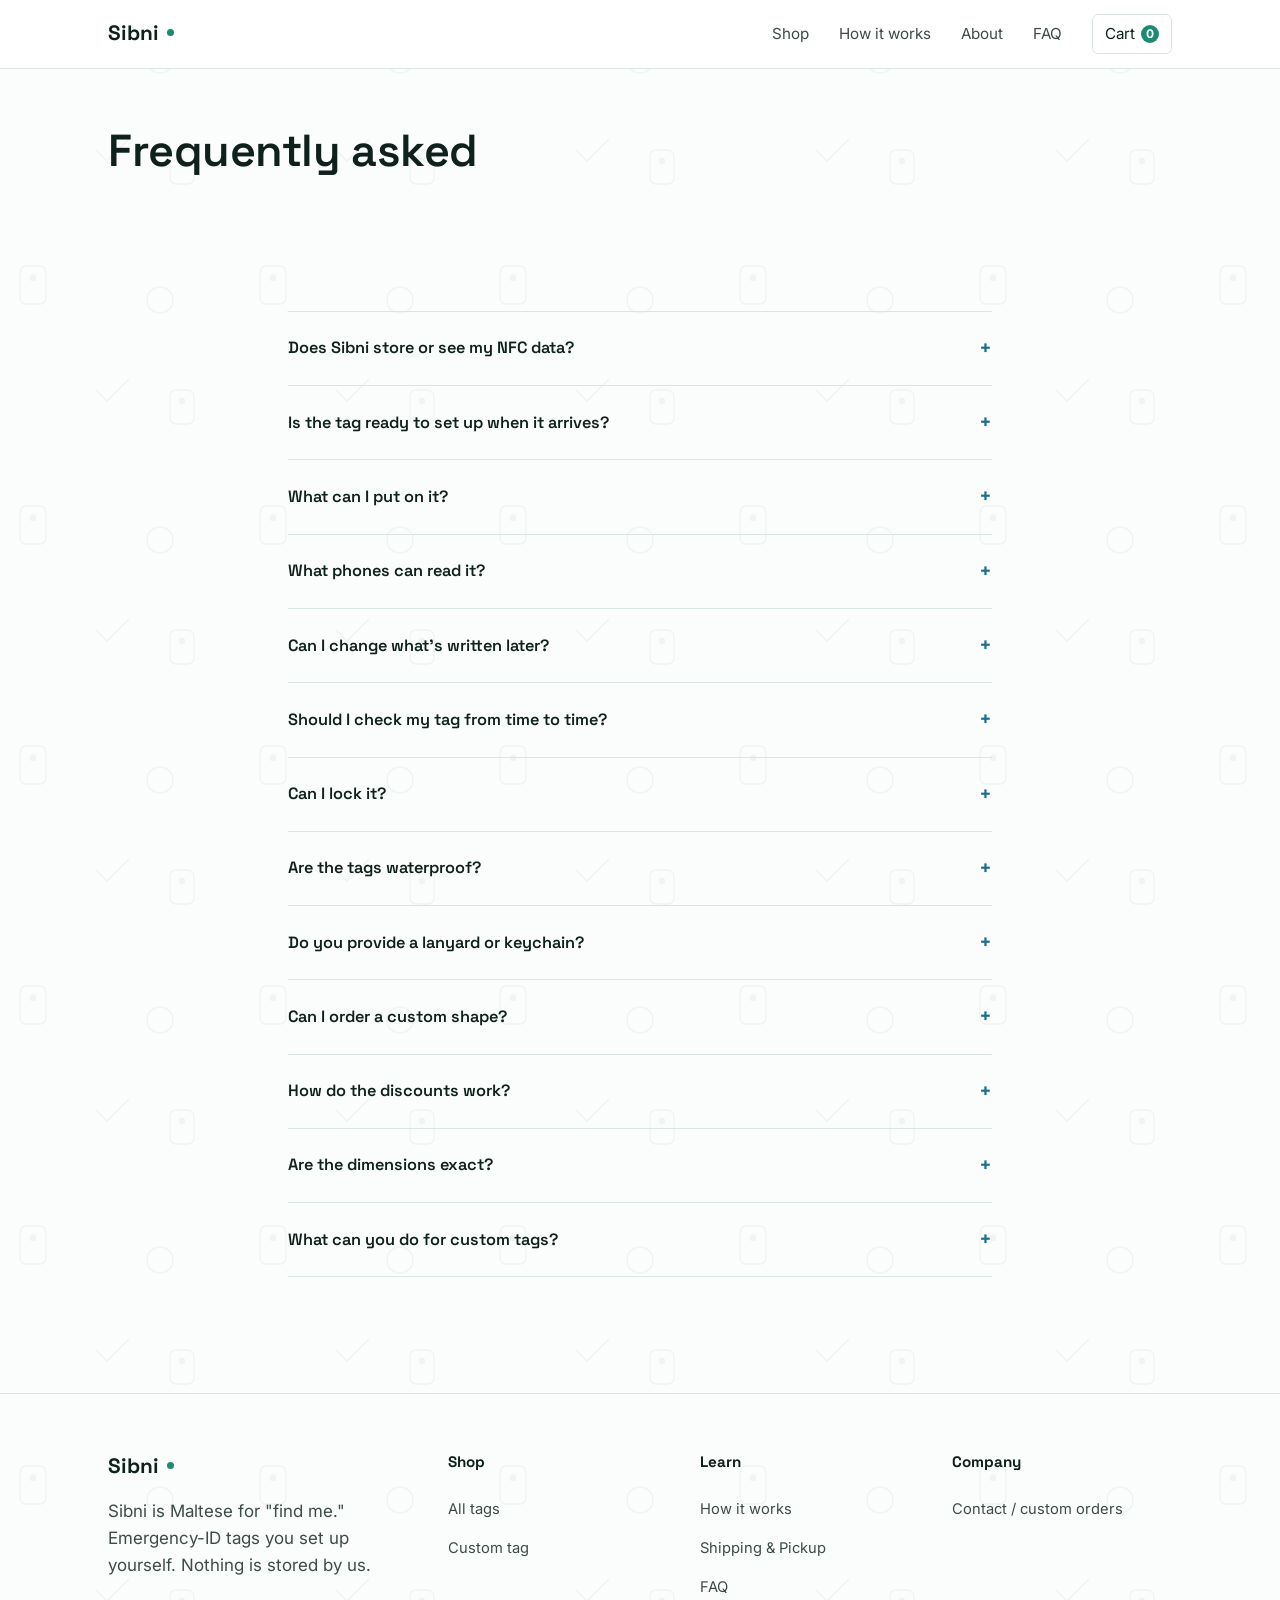
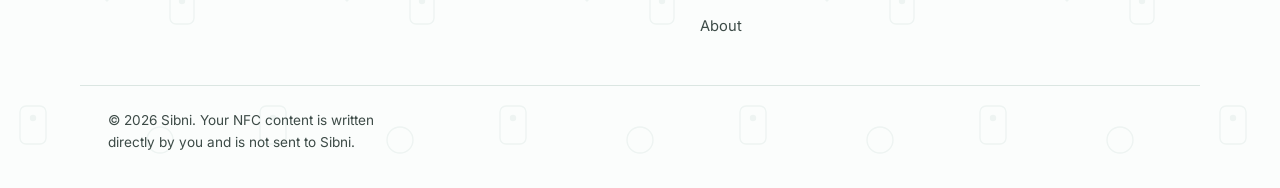
<file: faq.html>
<!doctype html>
<html lang="en"><head>
    <!-- Standard Browser Favicons -->
<link rel="icon" type="image/png" sizes="16x16" href="favicon/Sibni_16x16.png">
<link rel="icon" type="image/png" sizes="32x32" href="favicon/Sibni_32x32.png">

<!-- Apple Touch Icon (iOS Home Screen) -->
<link rel="apple-touch-icon" sizes="180x180" href="favicon/Sibni_180x180.png">

<!-- Android / PWA Icons (if created) -->
<link rel="icon" type="image/png" sizes="192x192" href="favicon/Sibni_192x192.png">
<meta charset="utf-8"><meta name="viewport" content="width=device-width, initial-scale=1">
<title>FAQ - Sibni</title><meta name="description" content="Common questions about Sibni NFC emergency ID tags.">
<link rel="preconnect" href="https://fonts.googleapis.com"><link href="https://fonts.googleapis.com/css2?family=Space+Grotesk:wght@500;600;700&family=Inter:wght@400;500;600;700&display=swap" rel="stylesheet"><link rel="stylesheet" href="css/style.css"><link rel="stylesheet" href="css/sibni-update.css"></head>
<body><header class="nav"><div class="wrap"><a href="index.html" class="wordmark">Sibni<span class="dot"></span></a><button class="nav-toggle" aria-label="Toggle menu">☰</button><nav class="nav-links"><a href="products.html">Shop</a><a href="how-to.html">How it works</a><a href="about.html">About</a><a href="faq.html">FAQ</a><a href="cart.html" class="cart-link">Cart <span class="cart-count" data-cart-count>0</span></a></nav></div></header>
<section class="section-tight"><div class="wrap"><h1 style="font-size:clamp(2rem,4vw,2.8rem);">Frequently asked</h1></div></section>
<section class="section-tight"><div class="wrap" style="max-width:760px;"><div class="faq-list">
<details class="faq-item"><summary>Does Sibni store or see my NFC data?</summary><p>No. You write directly from your phone to the tag. Your NFC content is not uploaded to Sibni.</p></details>
<details class="faq-item"><summary>Is the tag ready to set up when it arrives?</summary><p>Yes. The NFC tag is ready for you to write your own link or information using the <a href="how-to.html">how-to guide</a>.</p></details>
<details class="faq-item"><summary>What can I put on it?</summary><p>A URL is a simple choice, but you can use whatever NFC record your writing app supports. Think about what would genuinely help someone who finds you, your bag or your pet.</p></details>
<details class="faq-item"><summary>What phones can read it?</summary><p>Most modern iPhones and Android phones with NFC can read an NFC tag. The reader normally does not need the same app you used to write it.</p></details>
<details class="faq-item"><summary>Can I change what's written later?</summary><p>Yes, as long as the tag has not been permanently locked.</p></details>
<details class="faq-item"><summary>Should I check my tag from time to time?</summary><p>Yes. We recommend randomly checking that the tag still scans and still shows the correct information, especially if it has not been permanently locked. Severe impacts can damage the internal NFC antenna, and with children in particular, tags can also be swapped between items.</p></details>
<details class="faq-item"><summary>Can I lock it?</summary><p>Some NFC-writing apps offer permanent write protection. Only use it after testing the tag and confirming you won't need to update it.</p></details>
<details class="faq-item"><summary>Are the tags waterproof?</summary><p>The 3D-printed shells are intended for everyday use and exposure, but they are not presented as certified waterproof products. Avoid prolonged submersion.</p></details>
<details class="faq-item"><summary>Do you provide a lanyard or keychain?</summary><p>The tag itself can be used with your own lanyard or keychain. We do not include the lanyard or keychain with the tag. If you want us to supply a lanyard, that can be quoted separately.</p></details>
<details class="faq-item"><summary>Can I order a custom shape?</summary><p>Yes. Choose the <a href="contact.html">custom tag form</a> and we'll make it to specification. Custom pricing may change depending on size, complexity and materials.</p></details>
<details class="faq-item"><summary>How do the discounts work?</summary><p>Choose the <strong>Random colour combination</strong> option for 10% off. Orders containing 5 or more items receive a further 10% off. Carabiners are an optional €1 add-on and are always supplied in random colours.</p></details>
<details class="faq-item"><summary>Are the dimensions exact?</summary><p>Listed dimensions are approximate and may have a small margin of error due to the 3D-printing process.</p></details>
<details class="faq-item"><summary>What can you do for custom tags?</summary><p>We can produce custom shapes and colours and can print directly in full colour, including logos, graphics and text, subject to the requirements of the order. Custom pricing is P.O.R.</p></details>
</div></div></section>
<footer class="footer"><div class="wrap"><div><div class="wordmark">Sibni<span class="dot"></span></div><p style="margin-top:14px; max-width:32ch;">Sibni is Maltese for "find me." Emergency-ID tags you set up yourself. Nothing is stored by us.</p></div><div><h4>Shop</h4><ul><li><a href="products.html">All tags</a></li><li><a href="product.html?id=custom">Custom tag</a></li></ul></div><div><h4>Learn</h4><ul><li><a href="how-to.html">How it works</a></li><li><a href="shipping.html">Shipping &amp; Pickup</a></li><li><a href="faq.html">FAQ</a></li><li><a href="about.html">About</a></li></ul></div><div><h4>Company</h4><ul><li><a href="contact.html">Contact / custom orders</a></li></ul></div></div><div class="wrap foot-note">© 2026 Sibni. Your NFC content is written directly by you and is not sent to Sibni.</div></footer>
<script src="js/products.js"></script><script src="cart.js"></script></body></html>
</file>
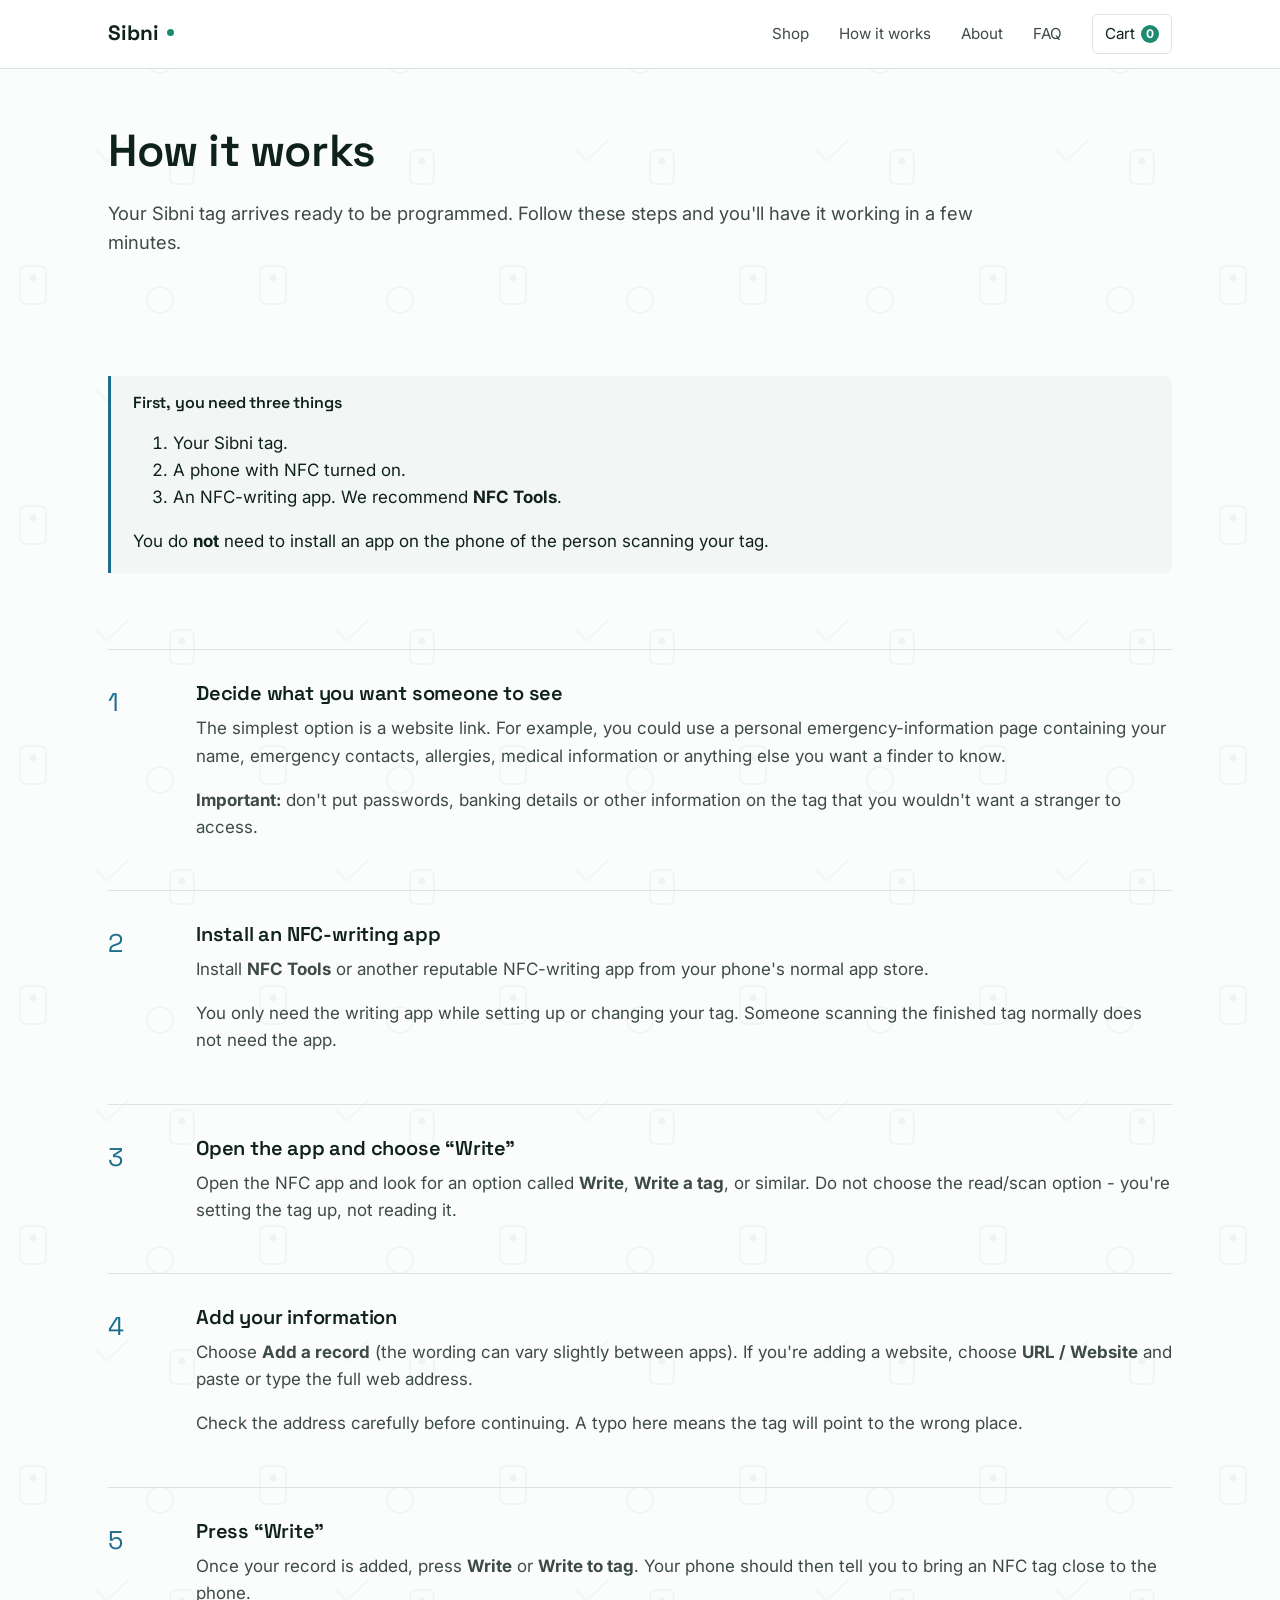
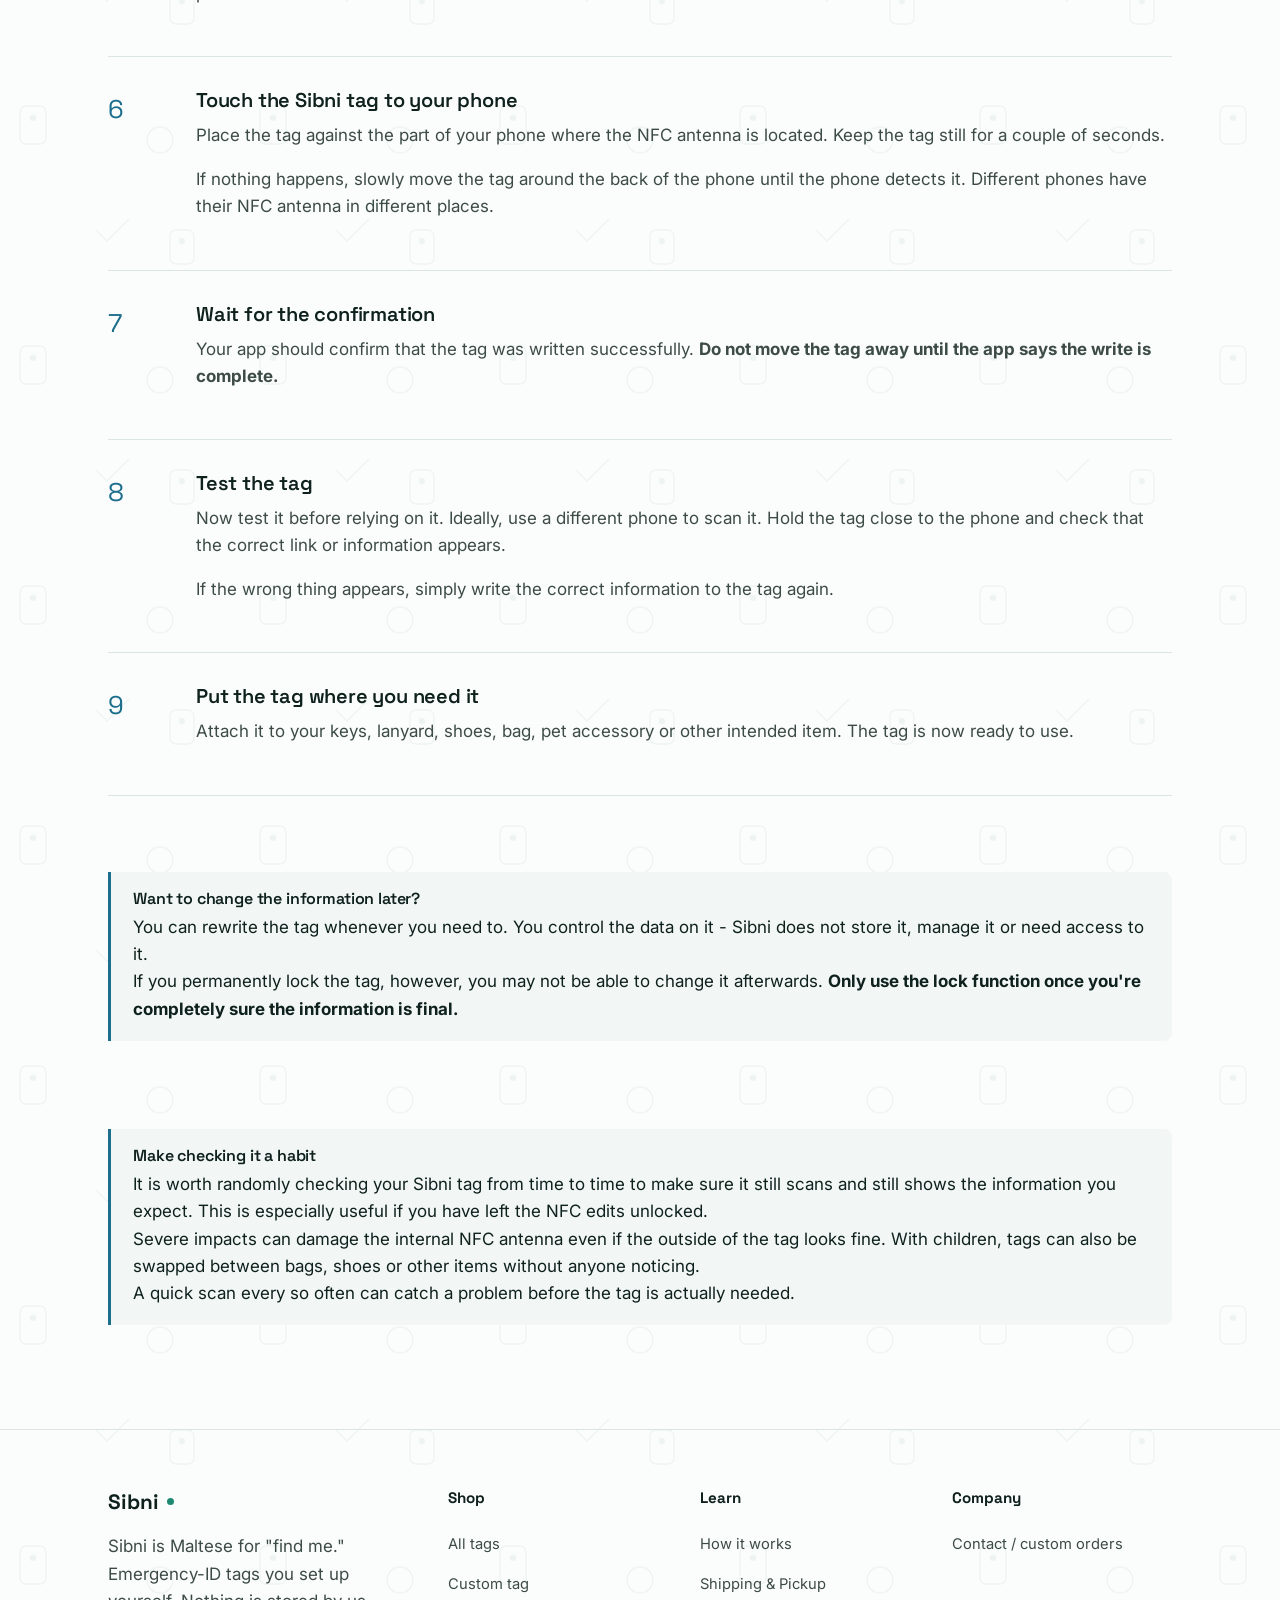
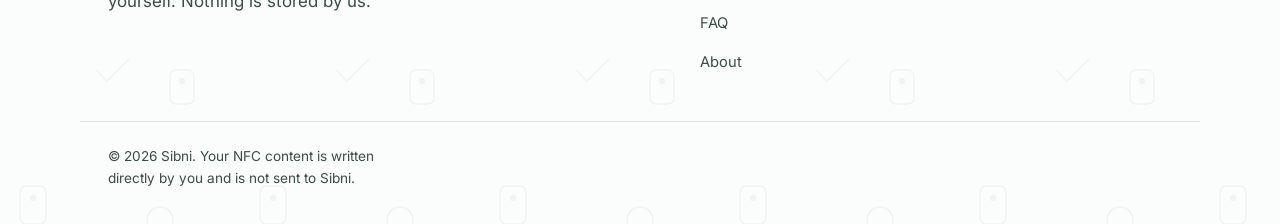
<file: how-to.html>
<!doctype html>
<html lang="en">
<head>
    <!-- Standard Browser Favicons -->
<link rel="icon" type="image/png" sizes="16x16" href="favicon/Sibni_16x16.png">
<link rel="icon" type="image/png" sizes="32x32" href="favicon/Sibni_32x32.png">

<!-- Apple Touch Icon (iOS Home Screen) -->
<link rel="apple-touch-icon" sizes="180x180" href="favicon/Sibni_180x180.png">

<!-- Android / PWA Icons (if created) -->
<link rel="icon" type="image/png" sizes="192x192" href="favicon/Sibni_192x192.png">

<meta charset="utf-8"><meta name="viewport" content="width=device-width, initial-scale=1">
<title>How it works - Sibni</title>
<meta name="description" content="A simple, step-by-step guide to writing and testing your Sibni NFC tag.">
<link rel="preconnect" href="https://fonts.googleapis.com">
<link href="https://fonts.googleapis.com/css2?family=Space+Grotesk:wght@500;600;700&family=Inter:wght@400;500;600;700&display=swap" rel="stylesheet">
<link rel="stylesheet" href="css/style.css"><link rel="stylesheet" href="css/sibni-update.css">
</head>
<body class="how-to-page">
<header class="nav"><div class="wrap"><a href="index.html" class="wordmark">Sibni<span class="dot"></span></a><button class="nav-toggle" aria-label="Toggle menu">☰</button><nav class="nav-links"><a href="products.html">Shop</a><a href="how-to.html">How it works</a><a href="about.html">About</a><a href="faq.html">FAQ</a><a href="cart.html" class="cart-link">Cart <span class="cart-count" data-cart-count>0</span></a></nav></div></header>

<section class="section-tight"><div class="wrap"><h1 style="font-size:clamp(2rem,4vw,2.8rem);">How it works</h1><p class="lede">Your Sibni tag arrives ready to be programmed. Follow these steps and you'll have it working in a few minutes.</p></div></section>

<section class="section-tight how-callout-section"><div class="wrap"><div class="callout"><h3>First, you need three things</h3><ol>
<li>Your Sibni tag.</li>
<li>A phone with NFC turned on.</li>
<li>An NFC-writing app. We recommend <strong>NFC Tools</strong>.</li>
</ol><p style="margin-bottom:0;">You do <strong>not</strong> need to install an app on the phone of the person scanning your tag.</p></div></div></section>

<section class="section sequence-section"><div class="wrap"><div class="sequence">
<div class="seq-step"><div class="idx">1</div><div><h3>Decide what you want someone to see</h3><p>The simplest option is a website link. For example, you could use a personal emergency-information page containing your name, emergency contacts, allergies, medical information or anything else you want a finder to know.</p><p><strong>Important:</strong> don't put passwords, banking details or other information on the tag that you wouldn't want a stranger to access.</p></div></div>
<div class="seq-step"><div class="idx">2</div><div><h3>Install an NFC-writing app</h3><p>Install <strong>NFC Tools</strong> or another reputable NFC-writing app from your phone's normal app store.</p><p>You only need the writing app while setting up or changing your tag. Someone scanning the finished tag normally does not need the app.</p></div></div>
<div class="seq-step"><div class="idx">3</div><div><h3>Open the app and choose “Write”</h3><p>Open the NFC app and look for an option called <strong>Write</strong>, <strong>Write a tag</strong>, or similar. Do not choose the read/scan option - you're setting the tag up, not reading it.</p></div></div>
<div class="seq-step"><div class="idx">4</div><div><h3>Add your information</h3><p>Choose <strong>Add a record</strong> (the wording can vary slightly between apps). If you're adding a website, choose <strong>URL / Website</strong> and paste or type the full web address.</p><p>Check the address carefully before continuing. A typo here means the tag will point to the wrong place.</p></div></div>
<div class="seq-step"><div class="idx">5</div><div><h3>Press “Write”</h3><p>Once your record is added, press <strong>Write</strong> or <strong>Write to tag</strong>. Your phone should then tell you to bring an NFC tag close to the phone.</p></div></div>
<div class="seq-step"><div class="idx">6</div><div><h3>Touch the Sibni tag to your phone</h3><p>Place the tag against the part of your phone where the NFC antenna is located. Keep the tag still for a couple of seconds.</p><p>If nothing happens, slowly move the tag around the back of the phone until the phone detects it. Different phones have their NFC antenna in different places.</p></div></div>
<div class="seq-step"><div class="idx">7</div><div><h3>Wait for the confirmation</h3><p>Your app should confirm that the tag was written successfully. <strong>Do not move the tag away until the app says the write is complete.</strong></p></div></div>
<div class="seq-step"><div class="idx">8</div><div><h3>Test the tag</h3><p>Now test it before relying on it. Ideally, use a different phone to scan it. Hold the tag close to the phone and check that the correct link or information appears.</p><p>If the wrong thing appears, simply write the correct information to the tag again.</p></div></div>
<div class="seq-step"><div class="idx">9</div><div><h3>Put the tag where you need it</h3><p>Attach it to your keys, lanyard, shoes, bag, pet accessory or other intended item. The tag is now ready to use.</p></div></div>
</div></div></section>

<section class="section-tight after-sequence how-callout-section"><div class="wrap"><div class="callout"><h3>Want to change the information later?</h3><p>You can rewrite the tag whenever you need to. You control the data on it - Sibni does not store it, manage it or need access to it.</p><p style="margin-bottom:0;">If you permanently lock the tag, however, you may not be able to change it afterwards. <strong>Only use the lock function once you're completely sure the information is final.</strong></p></div></div></section>

<section class="section-tight how-callout-section"><div class="wrap"><div class="callout"><h3>Make checking it a habit</h3><p>It is worth randomly checking your Sibni tag from time to time to make sure it still scans and still shows the information you expect. This is especially useful if you have left the NFC edits unlocked.</p><p>Severe impacts can damage the internal NFC antenna even if the outside of the tag looks fine. With children, tags can also be swapped between bags, shoes or other items without anyone noticing.</p><p style="margin-bottom:0;">A quick scan every so often can catch a problem before the tag is actually needed.</p></div></div></section>

<footer class="footer"><div class="wrap"><div><div class="wordmark">Sibni<span class="dot"></span></div><p style="margin-top:14px; max-width:32ch;">Sibni is Maltese for "find me." Emergency-ID tags you set up yourself. Nothing is stored by us.</p></div><div><h4>Shop</h4><ul><li><a href="products.html">All tags</a></li><li><a href="product.html?id=custom">Custom tag</a></li></ul></div><div><h4>Learn</h4><ul><li><a href="how-to.html">How it works</a></li><li><a href="shipping.html">Shipping &amp; Pickup</a></li><li><a href="faq.html">FAQ</a></li><li><a href="about.html">About</a></li></ul></div><div><h4>Company</h4><ul><li><a href="contact.html">Contact / custom orders</a></li></ul></div></div><div class="wrap foot-note">© 2026 Sibni. Your NFC content is written directly by you and is not sent to Sibni.</div></footer>
<script src="js/products.js"></script><script src="cart.js"></script>
</body></html>
</file>
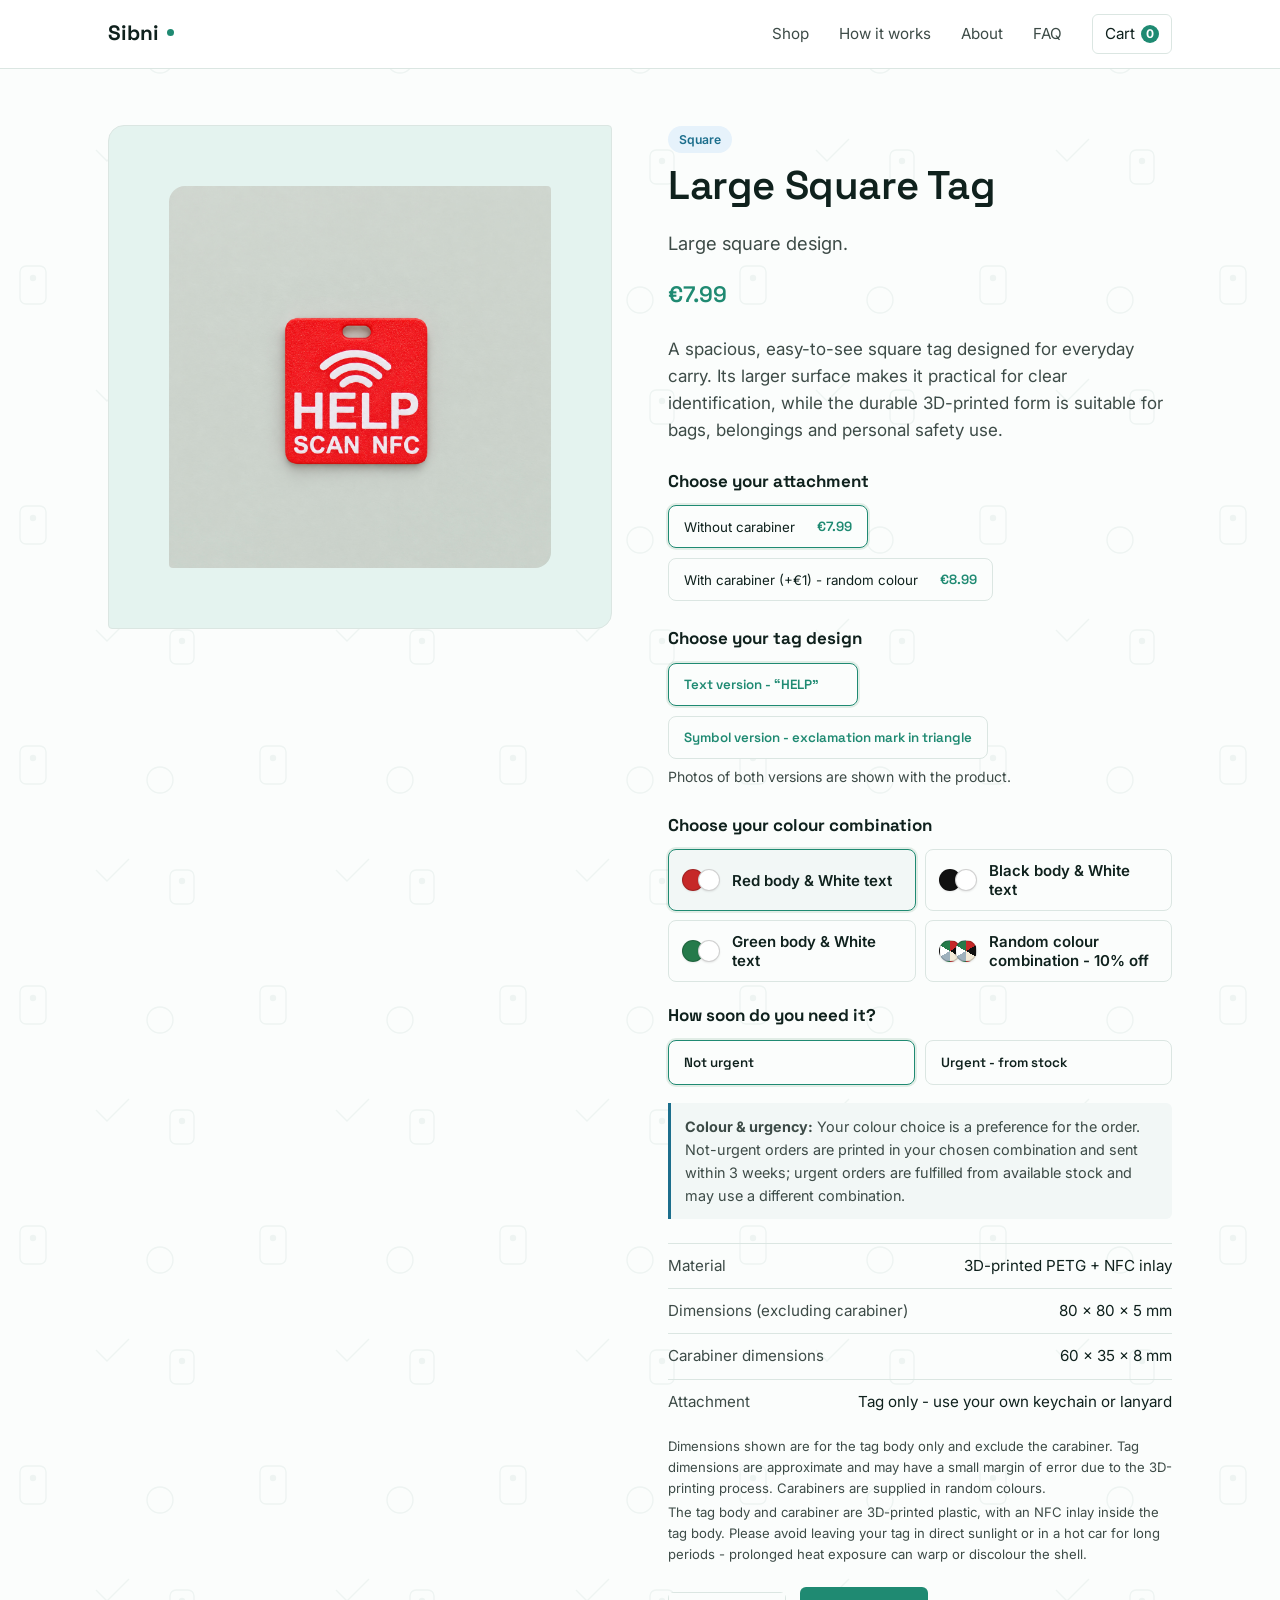
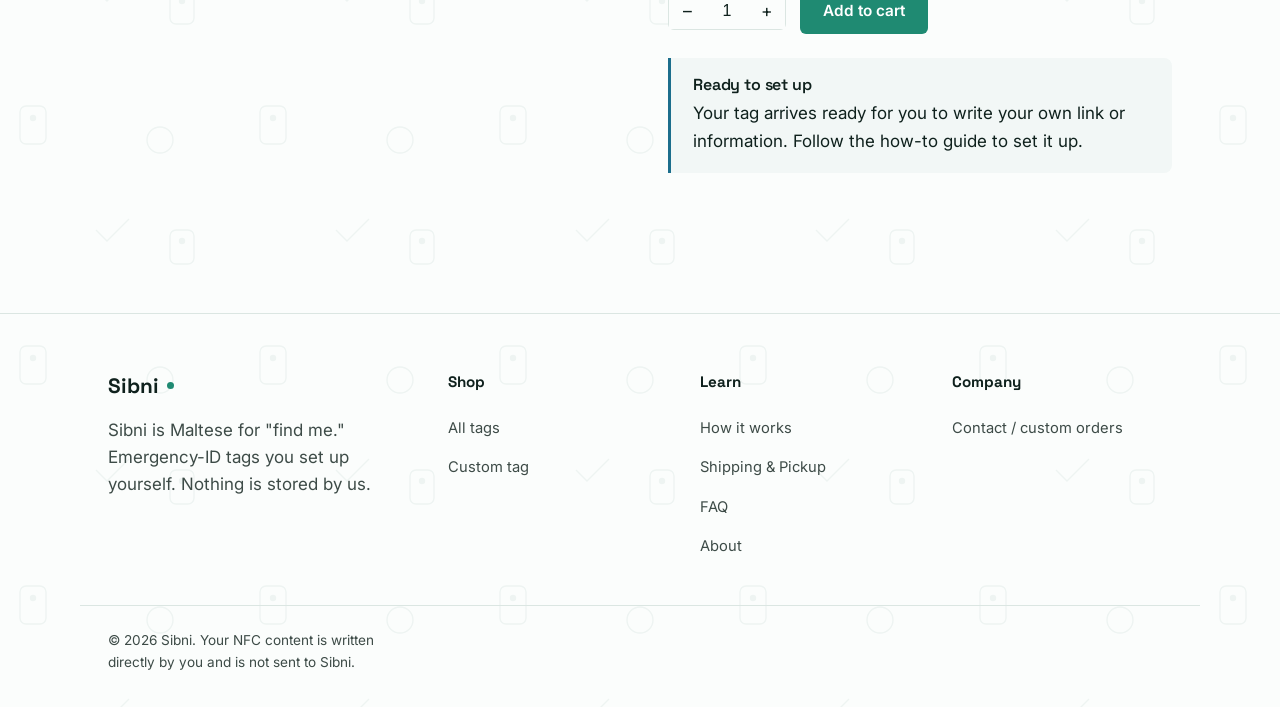
<file: product.html>
<!doctype html>
<html lang="en">
<head>
  <!-- Standard Browser Favicons -->
<link rel="icon" type="image/png" sizes="16x16" href="favicon/Sibni_16x16.png">
<link rel="icon" type="image/png" sizes="32x32" href="favicon/Sibni_32x32.png">

<!-- Apple Touch Icon (iOS Home Screen) -->
<link rel="apple-touch-icon" sizes="180x180" href="favicon/Sibni_180x180.png">

<!-- Android / PWA Icons (if created) -->
<link rel="icon" type="image/png" sizes="192x192" href="favicon/Sibni_192x192.png">

<meta charset="utf-8">
<meta name="viewport" content="width=device-width, initial-scale=1">
<title>Tag - Sibni</title>
<meta name="description" content="Choose your Sibni emergency NFC tag.">
<link rel="preconnect" href="https://fonts.googleapis.com">
<link href="https://fonts.googleapis.com/css2?family=Space+Grotesk:wght@500;600;700&family=Inter:wght@400;500;600;700&display=swap" rel="stylesheet">
<link rel="stylesheet" href="css/style.css">
<link rel="stylesheet" href="css/sibni-update.css">
</head>
<body>
<header class="nav"><div class="wrap">
<a href="index.html" class="wordmark">Sibni<span class="dot"></span></a>
<button class="nav-toggle" aria-label="Toggle menu">☰</button>
<nav class="nav-links">
<a href="products.html">Shop</a><a href="how-to.html">How it works</a><a href="about.html">About</a><a href="faq.html">FAQ</a>
<a href="cart.html" class="cart-link">Cart <span class="cart-count" data-cart-count>0</span></a>
</nav></div></header>

<section class="section-tight"><div class="wrap product-detail">
<div><div class="art-big tint-blue" id="product-art" aria-hidden="true"></div><div id="product-gallery" class="photo-gallery" hidden></div></div>
<div>
<span class="chip tint-blue" id="product-badge"></span>
<h1 id="product-name" style="font-size:clamp(1.9rem,3.4vw,2.5rem); margin-top:10px;"></h1>
<p class="lede" id="product-tagline"></p>
<p class="product-price" id="product-price"></p>
<p id="product-description"></p>

<div id="options"></div>

<div class="product-option-group" id="symbol-options">
  <strong>Choose your tag design</strong>
  <div class="product-options" role="group" aria-label="Tag design">
    <button type="button" class="product-option selected" data-symbol="text" aria-pressed="true"><span>Text version - “HELP”</span></button>
    <button type="button" class="product-option" data-symbol="symbol" aria-pressed="false"><span>Symbol version - exclamation mark in triangle</span></button>
  </div>
  <p class="option-help">Photos of both versions are shown with the product.</p>
</div>

<div class="product-option-group" id="customisation-options">
  <strong>Choose your colour combination</strong>
  <div id="colour-options" class="colour-combo-options" role="group" aria-label="Preferred colour combination"></div>
  <strong style="margin-top:20px;">How soon do you need it?</strong>
  <div class="urgency-options" role="group" aria-label="Delivery urgency">
    <button type="button" class="urgency-option selected" data-urgency="standard"><span>Not urgent</span></button>
    <button type="button" class="urgency-option" data-urgency="urgent"><span>Urgent - from stock</span></button>
  </div>
  <div class="product-terms" id="delivery-note" aria-live="polite"></div>
</div>

<ul class="spec-list">
<li><span>Material</span><span>3D-printed PETG + NFC inlay</span></li>
<li><span id="dimensions-label">Dimensions</span><span id="dimensions"></span></li>
<li id="carabiner-dimensions-row" hidden><span>Carabiner dimensions</span><span>60 × 35 × 8 mm</span></li>
<li><span>Attachment</span><span id="mount"></span></li>
</ul>
<p class="dimension-note">Dimensions shown are for the tag body only and exclude the carabiner. Tag dimensions are approximate and may have a small margin of error due to the 3D-printing process. Carabiners are supplied in random colours.</p>
<p class="dimension-note">The tag body and carabiner are 3D-printed plastic, with an NFC inlay inside the tag body. Please avoid leaving your tag in direct sunlight or in a hot car for long periods - prolonged heat exposure can warp or discolour the shell.</p>

<div class="qty-row" id="purchase-row">
<div class="qty-control"><button type="button" id="qty-minus">–</button><input type="text" id="qty-input" value="1" inputmode="numeric" aria-label="Quantity"><button type="button" id="qty-plus">+</button></div>
<button class="btn btn-primary" id="add-btn">Add to cart</button>
</div>

<div class="callout">
<h3>Ready to set up</h3>
<p>Your tag arrives ready for you to write your own link or information. Follow the <a href="how-to.html">how-to guide</a> to set it up.</p>
</div>
</div></div></section>

<footer class="footer"><div class="wrap">
<div><div class="wordmark">Sibni<span class="dot"></span></div><p style="margin-top:14px; max-width:32ch;">Sibni is Maltese for "find me." Emergency-ID tags you set up yourself. Nothing is stored by us.</p></div>
<div><h4>Shop</h4><ul><li><a href="products.html">All tags</a></li><li><a href="contact.html">Custom tag</a></li></ul></div>
<div><h4>Learn</h4><ul><li><a href="how-to.html">How it works</a></li><li><a href="shipping.html">Shipping &amp; Pickup</a></li><li><a href="faq.html">FAQ</a></li><li><a href="about.html">About</a></li></ul></div>
<div><h4>Company</h4><ul><li><a href="contact.html">Contact / custom orders</a></li></ul></div>
</div>
<div class="wrap foot-note">© 2026 Sibni. Your NFC content is written directly by you and is not sent to Sibni.</div>
</footer>

<script src="js/products.js"></script><script src="cart.js"></script>
<script>
const catalogId=new URLSearchParams(location.search).get("id") || "large-square";
const product=CATALOG[catalogId] || CATALOG["large-square"];
const nameEl=document.getElementById("product-name");
const badgeEl=document.getElementById("product-badge");
const taglineEl=document.getElementById("product-tagline");
const descriptionEl=document.getElementById("product-description");
const priceEl=document.getElementById("product-price");
const artEl=document.getElementById("product-art");
const galleryEl=document.getElementById("product-gallery");
const optionsEl=document.getElementById("options");
const mountEl=document.getElementById("mount");
const carabinerDimensionsRow=document.getElementById("carabiner-dimensions-row");
const dimensionsEl=document.getElementById("dimensions");
const dimensionsLabelEl=document.getElementById("dimensions-label");
const colourOptionsEl=document.getElementById("colour-options");
const customisationEl=document.getElementById("customisation-options");
const symbolOptionsEl=document.getElementById("symbol-options");
const deliveryNote=document.getElementById("delivery-note");
document.title=product.name+" - Sibni";
nameEl.textContent=product.name;
badgeEl.textContent=product.badge;
badgeEl.className="chip tint-"+product.tint;
taglineEl.textContent=product.tagline;
descriptionEl.textContent=product.description || "";
artEl.className="art-big tint-"+product.tint;
if (Array.isArray(product.photos) && product.photos.length) {
  // Use the first custom photo as the primary product visual instead of showing
  // the generic illustration above the real product photo.
  const primaryPhoto = product.photos[0];
  artEl.innerHTML = `<img class="product-hero-photo" src="${primaryPhoto}" alt="${product.name}" loading="eager" onerror="this.replaceWith(document.createTextNode(""));">`;
  artEl.classList.add("has-product-photo");
  galleryEl.innerHTML = product.photos.slice(1).map((src, i) => `<img src="${src}" alt="${product.name} product photo ${i+2}" loading="lazy" onerror="this.remove()">`).join("") + (product.photos.length > 1 ? '<p class="gallery-caption">Product photos show examples of the available designs and finishes.</p>' : '');
  galleryEl.hidden = product.photos.length <= 1;
} else {
  // Only products without custom photos use the generic illustration.
  artEl.innerHTML = productIcon(product.icon);
  galleryEl.hidden = true;
}

let selected=product.options[0];
let selectedColour=COLOUR_OPTIONS[0].id;
let selectedColourLabel=COLOUR_OPTIONS[0].label;
let selectedUrgency="standard";
let selectedSymbol="text";
function renderCustomisation(){
  if(catalogId === "custom"){
    customisationEl.style.display="none";
    symbolOptionsEl.style.display="none";
    return;
  }
  const colourOptions=product.colourOptions || COLOUR_OPTIONS;
  colourOptionsEl.innerHTML=colourOptions.map((c,i)=>`<button type="button" class="colour-combo ${i===0?'selected':''}" data-colour="${c.id}" aria-pressed="${i===0 ? 'true' : 'false'}">
    <span class="colour-swatch-pair" aria-hidden="true"><span class="colour-swatch ${c.bodyClass}"></span><span class="colour-swatch ${c.textClass}"></span></span>
    <span class="colour-combo-label">${c.label}</span>
  </button>`).join("");
  selectedColour=colourOptions[0].id;
  selectedColourLabel=colourOptions[0].label;
  colourOptionsEl.querySelectorAll("[data-colour]").forEach(btn=>btn.addEventListener("click",()=>{
    const choice=colourOptions.find(c=>c.id===btn.dataset.colour) || colourOptions[0];
    selectedColour=choice.id;
    selectedColourLabel=choice.label;
    update();
    colourOptionsEl.querySelectorAll(".colour-combo").forEach(b=>{b.classList.toggle("selected",b===btn);b.setAttribute("aria-pressed",b===btn?"true":"false")});
  }));
  customisationEl.querySelectorAll("[data-urgency]").forEach(btn=>btn.addEventListener("click",()=>{
    selectedUrgency=btn.dataset.urgency;
    customisationEl.querySelectorAll("[data-urgency]").forEach(b=>b.classList.toggle("selected",b===btn));
    updateDeliveryNote();
  }));
  symbolOptionsEl.querySelectorAll("[data-symbol]").forEach(btn=>btn.addEventListener("click",()=>{
    selectedSymbol=btn.dataset.symbol;
    symbolOptionsEl.querySelectorAll("[data-symbol]").forEach(b=>{b.classList.toggle("selected",b===btn);b.setAttribute("aria-pressed",b===btn?"true":"false")});
  }));
  updateDeliveryNote();
}
function updateDeliveryNote(){
  if(selectedUrgency === "urgent") deliveryNote.innerHTML='<strong>Colour & urgency:</strong> Your colour choice is a preference, not a guarantee. Urgent orders are fulfilled from available stock and may use a different colour combination. If you are not in a hurry, we will print your chosen combination and send your order within 3 weeks.';
  else deliveryNote.innerHTML='<strong>Colour & urgency:</strong> Your colour choice is a preference for the order. Not-urgent orders are printed in your chosen combination and sent within 3 weeks; urgent orders are fulfilled from available stock and may use a different combination.';
}

function renderOptions(){
  if(product.options.length===1){
    optionsEl.innerHTML="";
  }else{
    optionsEl.innerHTML=`<div class="product-option-group"><strong>Choose your attachment</strong><div class="product-options">
      ${product.options.map((o,i)=>`<button type="button" class="product-option ${i===0?'selected':''}" data-option="${o.id}">
        <span>${o.label}</span><span>${money(o.price)}</span>
      </button>`).join("")}</div></div>`;
    optionsEl.querySelectorAll("[data-option]").forEach(btn=>{
      btn.addEventListener("click",()=>{
        selected=product.options.find(o=>o.id===btn.dataset.option) || product.options[0];
        optionsEl.querySelectorAll(".product-option").forEach(b=>b.classList.remove("selected"));
        btn.classList.add("selected");
        update();
      });
    });
  }
}
function selectedUnitPrice(){
  const base=Number(selected.price)||0;
  return selectedColour === "random" ? Math.round(base*0.9*100)/100 : base;
}
function update(){
  const price=selectedUnitPrice();
  priceEl.textContent=product.priceOnRequest ? "P.O.R." : money(price) + (selectedColour === "random" ? " - 10% off" : "");
  mountEl.textContent=selected.mount;
  dimensionsEl.textContent=product.dimensions || "On request";
  const hasCarabinerOption = Array.isArray(product.options) && product.options.some(o=>/carabiner/i.test((o.mount||"")+" "+(o.label||"")));
  if(dimensionsLabelEl) dimensionsLabelEl.textContent = hasCarabinerOption ? "Dimensions (excluding carabiner)" : "Dimensions";
  if(carabinerDimensionsRow) carabinerDimensionsRow.hidden = !/carabiner/i.test(selected.mount || selected.label || "");
}
renderOptions(); renderCustomisation(); update();

if(catalogId === "custom") {
  document.getElementById("purchase-row").innerHTML = '<a class="btn btn-primary btn-block" href="contact.html">Request a custom tag</a>';
  document.querySelector(".callout").innerHTML = '<h3>Tell us what you need</h3><p>We can do direct full-colour printing on the tags, including logos, graphics and text, as well as custom shapes, custom colours and other bespoke requirements. Use our <a href="contact.html">online form</a> to tell us what you need.</p>';
}

const qtyInput=document.getElementById("qty-input");
const addBtn=document.getElementById("add-btn");
if(qtyInput && addBtn){
  document.getElementById("qty-minus").addEventListener("click",()=>qtyInput.value=Math.max(1,parseInt(qtyInput.value||"1")-1));
  document.getElementById("qty-plus").addEventListener("click",()=>qtyInput.value=parseInt(qtyInput.value||"1")+1);
  addBtn.addEventListener("click",()=>{
    addToCart(selected.id,Math.max(1,parseInt(qtyInput.value||"1")),{colour:selectedColour,colourLabel:selectedColourLabel,urgency:selectedUrgency,symbol:selectedSymbol,symbolLabel:selectedSymbol==="text"?"Text version - HELP":"Symbol version - exclamation mark in triangle"});
    const original=addBtn.textContent;
    addBtn.textContent="Added"; setTimeout(()=>addBtn.textContent=original,1200);
  });
}
</script>
</body></html>
</file>
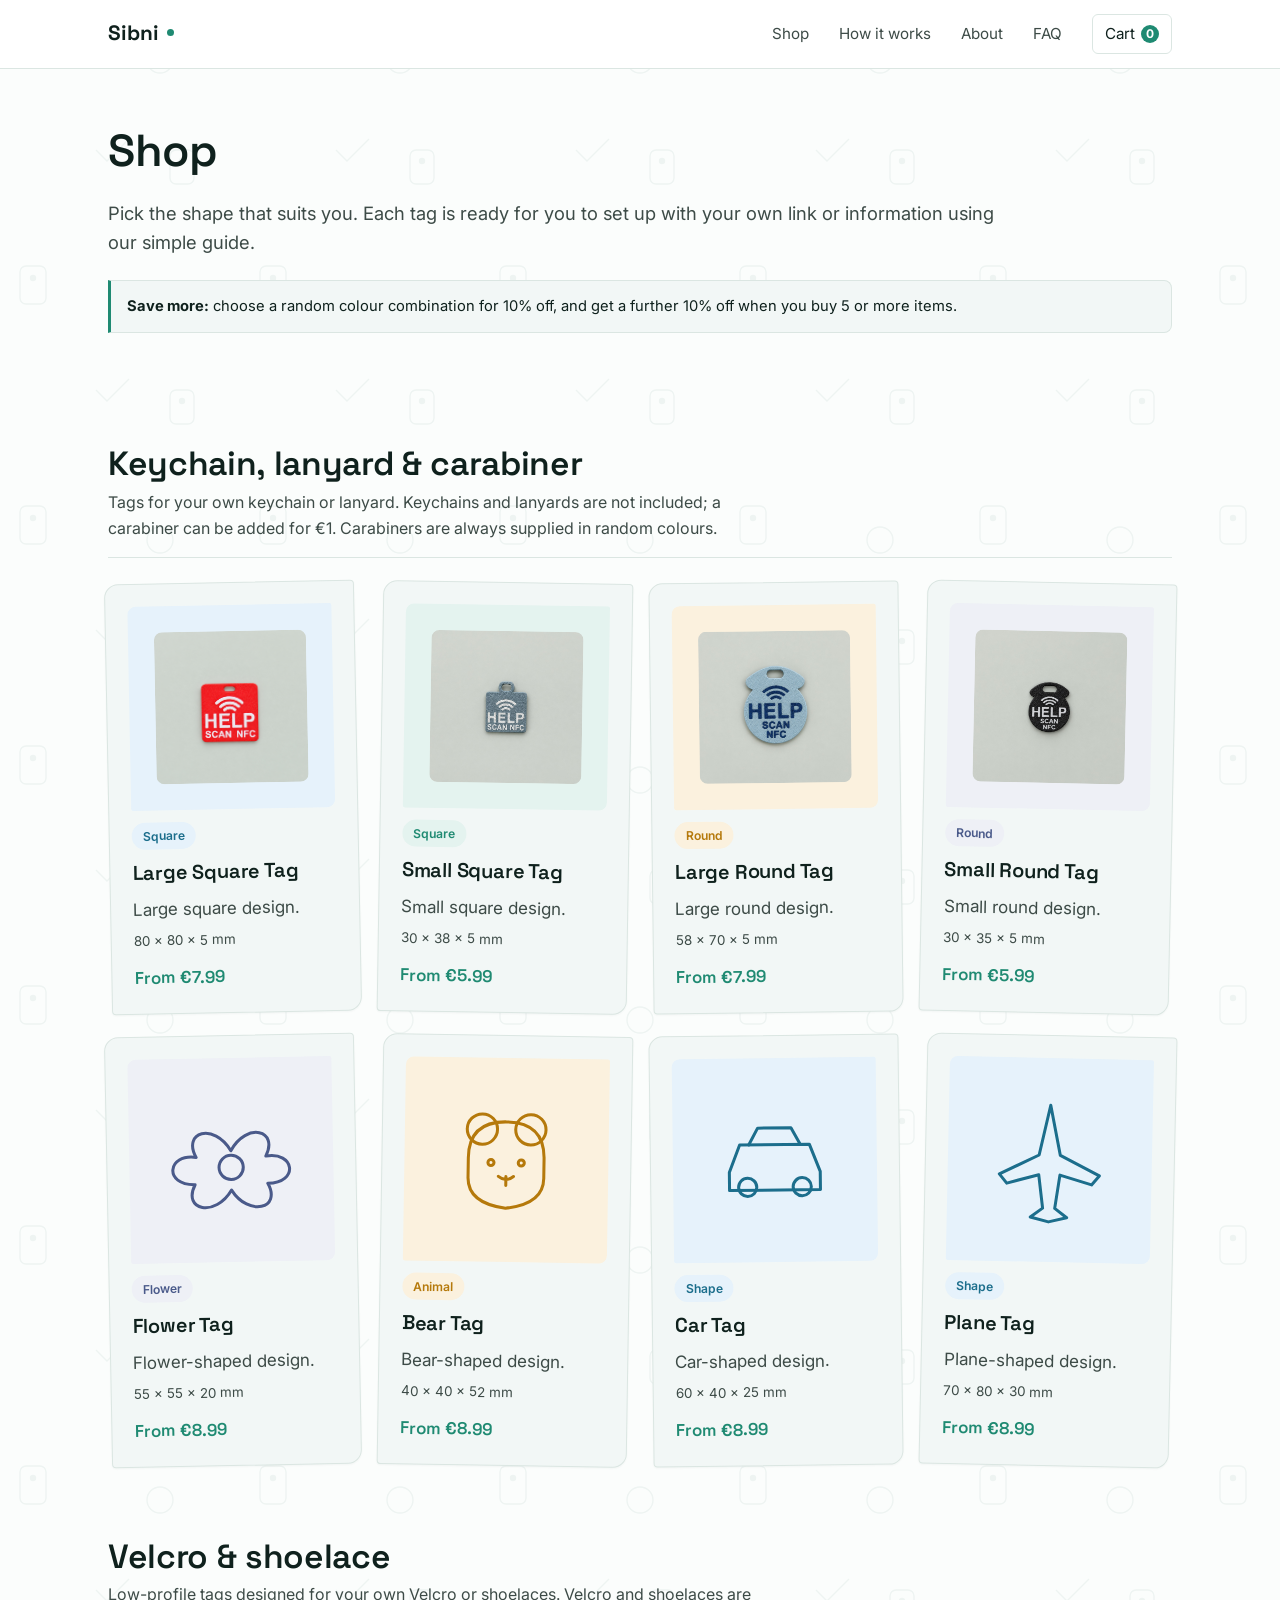
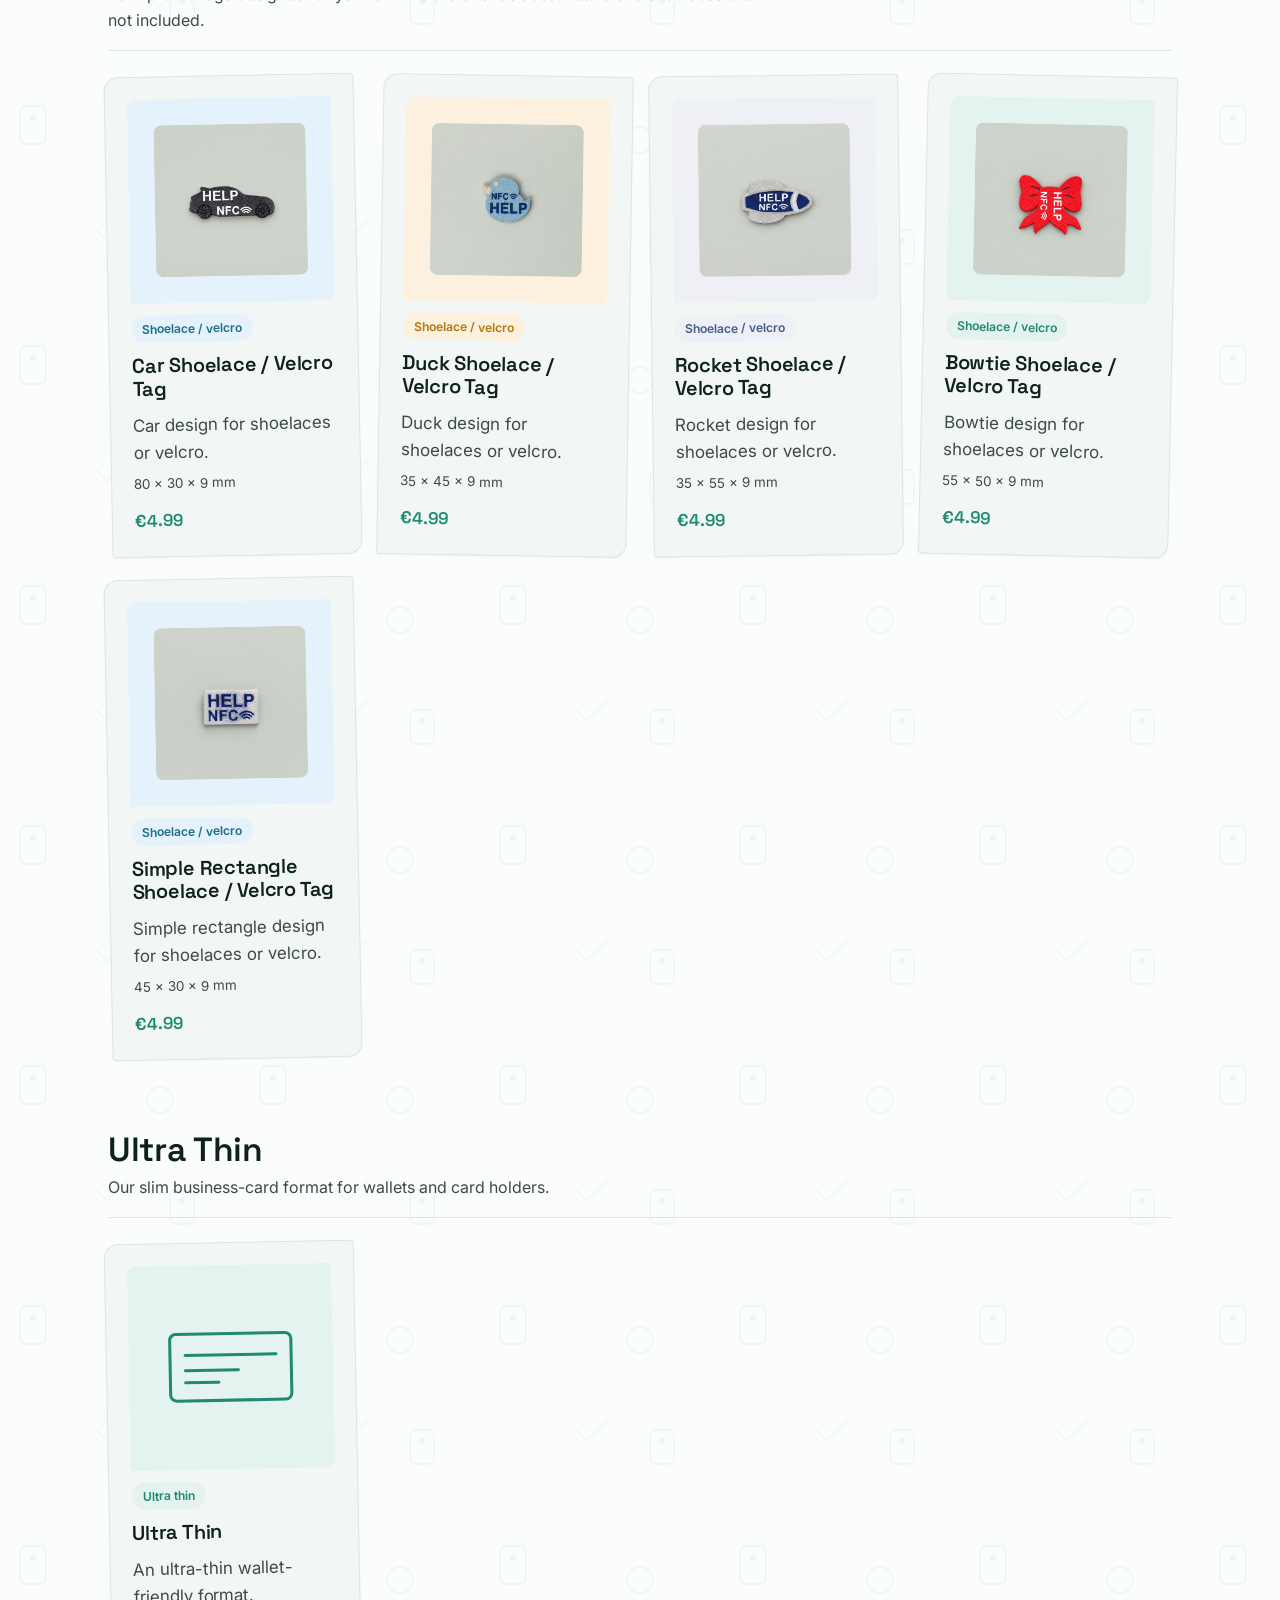
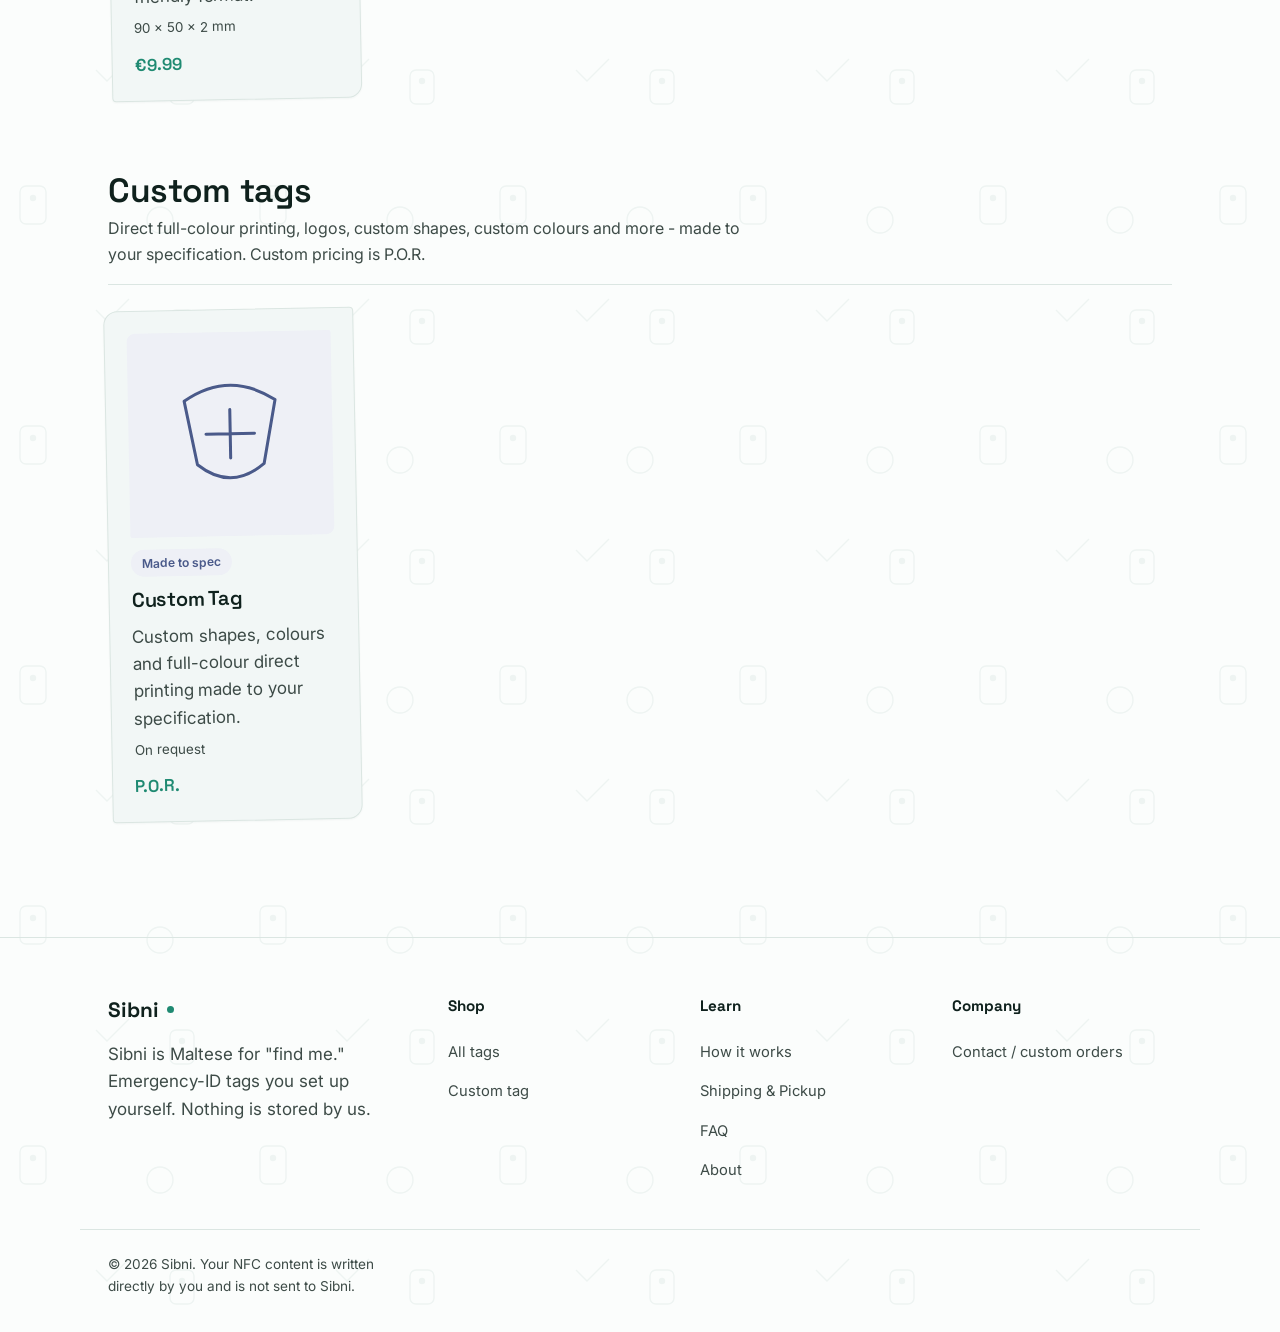
<file: products.html>
<!doctype html>
<html lang="en">
<head>
  <!-- Standard Browser Favicons -->
<link rel="icon" type="image/png" sizes="16x16" href="favicon/Sibni_16x16.png">
<link rel="icon" type="image/png" sizes="32x32" href="favicon/Sibni_32x32.png">

<!-- Apple Touch Icon (iOS Home Screen) -->
<link rel="apple-touch-icon" sizes="180x180" href="favicon/Sibni_180x180.png">

<!-- Android / PWA Icons (if created) -->
<link rel="icon" type="image/png" sizes="192x192" href="favicon/Sibni_192x192.png">

<meta charset="utf-8">
<meta name="viewport" content="width=device-width, initial-scale=1">
<title>Shop - Sibni</title>
<meta name="description" content="Choose your Sibni emergency NFC tag shape and attachment style.">
<link rel="preconnect" href="https://fonts.googleapis.com">
<link href="https://fonts.googleapis.com/css2?family=Space+Grotesk:wght@500;600;700&family=Inter:wght@400;500;600;700&display=swap" rel="stylesheet">
<link rel="stylesheet" href="css/style.css">
<link rel="stylesheet" href="css/sibni-update.css">
</head>
<body>
<header class="nav"><div class="wrap">
<a href="index.html" class="wordmark">Sibni<span class="dot"></span></a>
<button class="nav-toggle" aria-label="Toggle menu">☰</button>
<nav class="nav-links">
<a href="products.html">Shop</a><a href="how-to.html">How it works</a><a href="about.html">About</a><a href="faq.html">FAQ</a>
<a href="cart.html" class="cart-link">Cart <span class="cart-count" data-cart-count>0</span></a>
</nav></div></header>

<section class="section-tight"><div class="wrap">
<h1 style="font-size:clamp(2rem,4vw,2.8rem);">Shop</h1>
<p class="lede">Pick the shape that suits you. Each tag is ready for you to set up with your own link or information using our simple guide.</p><div class="shop-promos"><strong>Save more:</strong> choose a random colour combination for 10% off, and get a further 10% off when you buy 5 or more items.</div>
</div></section>

<section class="section-tight"><div class="wrap">
<div id="product-groups"></div>
</div></section>

<footer class="footer"><div class="wrap">
<div><div class="wordmark">Sibni<span class="dot"></span></div>
<p style="margin-top:14px; max-width:32ch;">Sibni is Maltese for "find me." Emergency-ID tags you set up yourself. Nothing is stored by us.</p></div>
<div><h4>Shop</h4><ul><li><a href="products.html">All tags</a></li><li><a href="product.html?id=custom">Custom tag</a></li></ul></div>
<div><h4>Learn</h4><ul><li><a href="how-to.html">How it works</a></li><li><a href="shipping.html">Shipping &amp; Pickup</a></li><li><a href="faq.html">FAQ</a></li><li><a href="about.html">About</a></li></ul></div>
<div><h4>Company</h4><ul><li><a href="contact.html">Contact / custom orders</a></li></ul></div>
</div>
<div class="wrap foot-note">© 2026 Sibni. Your NFC content is written directly by you and is not sent to Sibni.</div>
</footer>
<script src="js/products.js"></script><script src="cart.js"></script>
<script>
const groupRoot=document.getElementById("product-groups");
const GROUPS=[
  {id:"carry",title:"Keychain, lanyard & carabiner",intro:"Tags for your own keychain or lanyard. Keychains and lanyards are not included; a carabiner can be added for €1. Carabiners are always supplied in random colours."},
  {id:"lace",title:"Velcro & shoelace",intro:"Low-profile tags designed for your own Velcro or shoelaces. Velcro and shoelaces are not included."},
  {id:"ultra-thin",title:"Ultra Thin",intro:"Our slim business-card format for wallets and card holders."},
  {id:"custom",title:"Custom tags",intro:"Direct full-colour printing, logos, custom shapes, custom colours and more - made to your specification. Custom pricing is P.O.R."}
];
GROUPS.forEach(group=>{
  const products=Object.entries(CATALOG).filter(([id,p])=>p.group===group.id);
  if(!products.length)return;
  const section=document.createElement("section");
  section.className="product-group";
  section.innerHTML=`<div class="product-group-heading"><div><h2>${group.title}</h2><p class="lede">${group.intro}</p></div></div><div class="tag-grid"></div>`;
  const grid=section.querySelector(".tag-grid");
  products.forEach(([id,p])=>{
    const prices=p.options.map(o=>o.price);
    const priceText=p.priceOnRequest ? "P.O.R." : (prices.length>1 ? "From "+money(Math.min(...prices)) : money(prices[0]));
    grid.innerHTML += `<a class="tag-card" href="product.html?id=${encodeURIComponent(id)}">
      <div class="art tint-${p.tint}">${p.photos && p.photos.length ? `<img class="card-photo" src="${p.photos[0]}" alt="${p.name}" loading="lazy" onerror="this.replaceWith(document.createTextNode(""));">` : productIcon(p.icon)}</div>
      <span class="chip tint-${p.tint}">${p.badge}</span>
      <h3>${p.name}</h3><p style="margin:0;">${p.tagline}</p>
      <span class="dimensions">${p.dimensions || "On request"}</span><span class="price">${priceText}</span>
    </a>`;
  });
  groupRoot.appendChild(section);
});
</script>
</body></html>
</file>
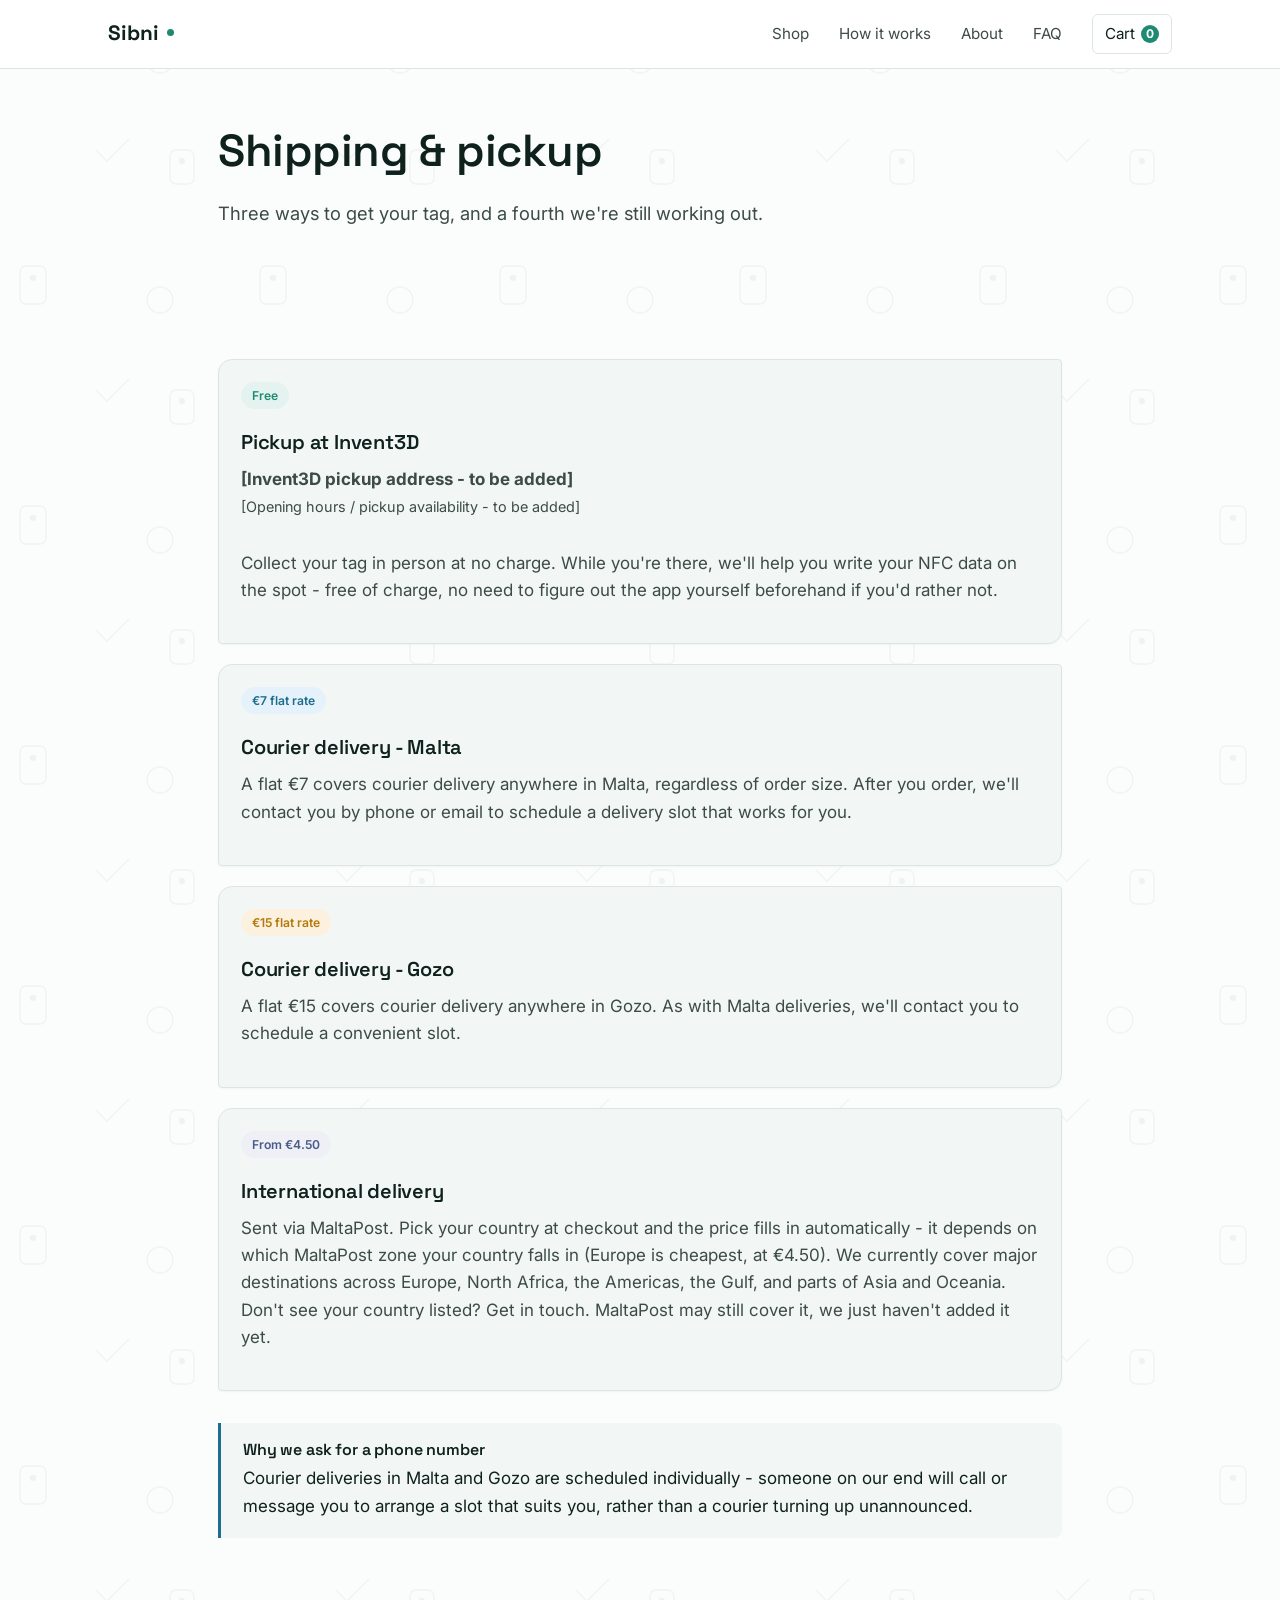
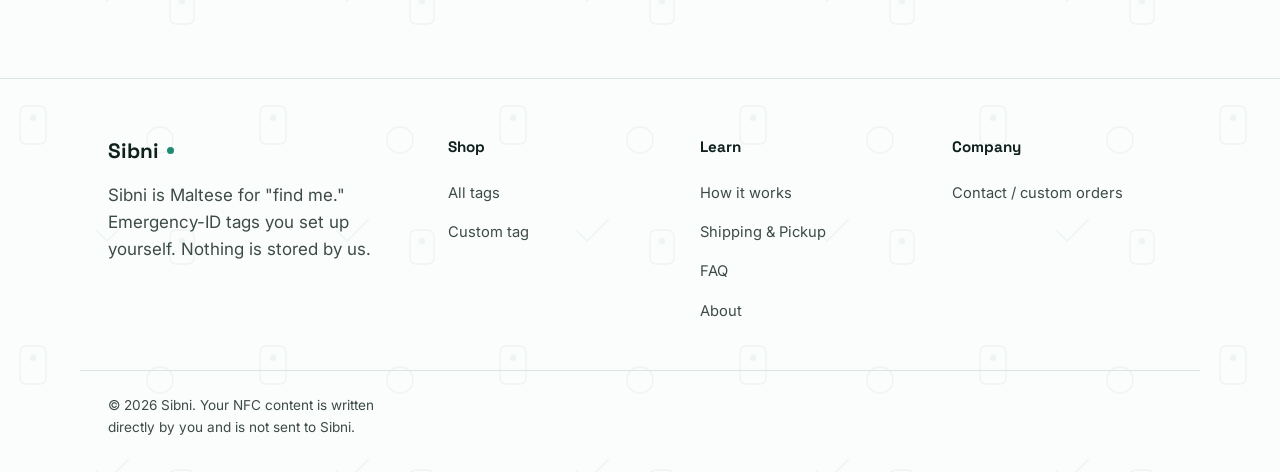
<file: shipping.html>
<!doctype html>
<html lang="en"><head>
<!-- Standard Browser Favicons -->
<link rel="icon" type="image/png" sizes="16x16" href="favicon/Sibni_16x16.png">
<link rel="icon" type="image/png" sizes="32x32" href="favicon/Sibni_32x32.png">
<link rel="apple-touch-icon" sizes="180x180" href="favicon/Sibni_180x180.png">
<link rel="icon" type="image/png" sizes="192x192" href="favicon/Sibni_192x192.png">
<meta charset="utf-8"><meta name="viewport" content="width=device-width, initial-scale=1">
<title>Shipping & Pickup - Sibni</title>
<meta name="description" content="Free pickup at Invent3D with free NFC setup help, or flat-rate courier delivery to Malta and Gozo.">
<link rel="preconnect" href="https://fonts.googleapis.com">
<link href="https://fonts.googleapis.com/css2?family=Space+Grotesk:wght@500;600;700&family=Inter:wght@400;500;600;700&display=swap" rel="stylesheet">
<link rel="stylesheet" href="css/style.css"><link rel="stylesheet" href="css/sibni-update.css">
</head><body>
<header class="nav"><div class="wrap"><a href="index.html" class="wordmark">Sibni<span class="dot"></span></a><button class="nav-toggle" aria-label="Toggle menu">☰</button>
<nav class="nav-links"><a href="products.html">Shop</a><a href="how-to.html">How it works</a><a href="about.html">About</a><a href="faq.html">FAQ</a><a href="cart.html" class="cart-link">Cart <span class="cart-count" data-cart-count>0</span></a></nav></div></header>

<section class="section-tight"><div class="wrap shipping-wrap">
<h1 style="font-size:clamp(2rem,4vw,2.8rem);">Shipping &amp; pickup</h1>
<p class="lede">Three ways to get your tag, and a fourth we're still working out.</p>
</div></section>

<section class="section-tight"><div class="wrap shipping-wrap">

<div class="tag-card" style="margin-bottom:20px;">
<span class="chip tint-green">Free</span>
<h3 style="margin-top:10px;">Pickup at Invent3D</h3>
<p><strong>[Invent3D pickup address - to be added]</strong><br><span style="color:var(--text-dim); font-size:.9rem;">[Opening hours / pickup availability - to be added]</span></p>
<p>Collect your tag in person at no charge. While you're there, we'll help you write your NFC data on the spot - free of charge, no need to figure out the app yourself beforehand if you'd rather not.</p>
</div>

<div class="tag-card" style="margin-bottom:20px;">
<span class="chip tint-blue">€7 flat rate</span>
<h3 style="margin-top:10px;">Courier delivery - Malta</h3>
<p>A flat €7 covers courier delivery anywhere in Malta, regardless of order size. After you order, we'll contact you by phone or email to schedule a delivery slot that works for you.</p>
</div>

<div class="tag-card" style="margin-bottom:20px;">
<span class="chip tint-amber">€15 flat rate</span>
<h3 style="margin-top:10px;">Courier delivery - Gozo</h3>
<p>A flat €15 covers courier delivery anywhere in Gozo. As with Malta deliveries, we'll contact you to schedule a convenient slot.</p>
</div>

<div class="tag-card">
<span class="chip tint-violet">From €4.50</span>
<h3 style="margin-top:10px;">International delivery</h3>
<p>Sent via MaltaPost. Pick your country at checkout and the price fills in automatically - it depends on which MaltaPost zone your country falls in (Europe is cheapest, at €4.50). We currently cover major destinations across Europe, North Africa, the Americas, the Gulf, and parts of Asia and Oceania. Don't see your country listed? <a href="contact.html">Get in touch</a>. MaltaPost may still cover it, we just haven't added it yet.</p>
</div>

<div class="callout" style="margin-top:32px;">
<h3>Why we ask for a phone number</h3>
<p>Courier deliveries in Malta and Gozo are scheduled individually - someone on our end will call or message you to arrange a slot that suits you, rather than a courier turning up unannounced.</p>
</div>

</div></section>

<footer class="footer"><div class="wrap"><div><div class="wordmark">Sibni<span class="dot"></span></div><p style="margin-top:14px; max-width:32ch;">Sibni is Maltese for "find me." Emergency-ID tags you set up yourself. Nothing is stored by us.</p></div>
<div><h4>Shop</h4><ul><li><a href="products.html">All tags</a></li><li><a href="product.html?id=custom">Custom tag</a></li></ul></div>
<div><h4>Learn</h4><ul><li><a href="how-to.html">How it works</a></li><li><a href="shipping.html">Shipping &amp; Pickup</a></li><li><a href="faq.html">FAQ</a></li><li><a href="about.html">About</a></li></ul></div>
<div><h4>Company</h4><ul><li><a href="contact.html">Contact / custom orders</a></li></ul></div></div>
<div class="wrap foot-note">© 2026 Sibni. Your NFC content is written directly by you and is not sent to Sibni.</div></footer>
<script src="js/products.js"></script><script src="cart.js"></script>
</body></html>
</file>
<file: css/style.css>
:root{--ink:#fbfdfc;--panel:#f2f7f6;--panel-2:#e4f3ef;--line:#dbe6e2;--text:#0f211d;--text-dim:#3d4b47;--signal:#1f8a72;--signal-ink:#fff;--blue:#1c6e8c;--danger:#c1382c;--danger-bg:#fdeceb;--tint-blue-bg:#e6f2fb;--tint-blue-fg:#1c6e8c;--tint-green-bg:#e4f3ef;--tint-green-fg:#1f8a72;--tint-amber-bg:#fbf1de;--tint-amber-fg:#b5790b;--tint-violet-bg:#eef0f6;--tint-violet-fg:#4a5a8a;--font-head:'Space Grotesk',system-ui,sans-serif;--font-body:'Inter',system-ui,sans-serif;--max:1120px}
*{box-sizing:border-box}html{scroll-behavior:smooth}body{margin:0;background:var(--ink);background-image:url('data:image/svg+xml;utf8,<svg xmlns="http://www.w3.org/2000/svg" width="240" height="240"><g fill="none" stroke="%23eef4f2" stroke-width="1.4"><rect x="20" y="26" width="26" height="38" rx="6"/><circle cx="33" cy="38" r="2.5" fill="%23eef4f2"/><circle cx="160" cy="60" r="13"/><path d="M96 150 l11 11 22-22" /><rect x="170" y="150" width="24" height="34" rx="6"/><circle cx="182" cy="161" r="2.5" fill="%23eef4f2"/></g></svg>');background-size:240px 240px;color:var(--text);font-family:var(--font-body);font-size:17px;line-height:1.6;-webkit-font-smoothing:antialiased}img,svg{max-width:100%;display:block}a{color:inherit;text-decoration:none}ul{margin:0;padding:0;list-style:none}button{font-family:inherit;cursor:pointer}h1,h2,h3{font-family:var(--font-head);font-weight:600;line-height:1.15;margin:0 0 .5em;letter-spacing:-.01em}h1{font-size:clamp(2.4rem,5vw,3.6rem)}h2{font-size:clamp(1.6rem,3vw,2.1rem)}h3{font-size:1.25rem}p{margin:0 0 1em;color:var(--text-dim)}.lede{font-size:1.15rem;color:var(--text-dim);max-width:76ch}.wrap{max-width:var(--max);margin:0 auto;padding:0 28px}.section{padding:88px 0}.section-tight{padding:56px 0}.divider{border:0;border-top:1px solid var(--line);margin:0}
a:focus-visible,button:focus-visible,input:focus-visible{outline:2px solid var(--signal);outline-offset:3px}
.btn{display:inline-flex;align-items:center;gap:.5em;padding:13px 22px;border-radius:6px;font-weight:600;font-size:.96rem;border:1px solid transparent}.btn-primary{background:var(--signal);color:var(--signal-ink)}.btn-primary:hover{background:#186f5c}.btn-ghost{background:var(--ink);border-color:var(--blue);color:var(--blue)}.btn-ghost:hover{background:var(--panel-2)}.btn-block{width:100%;justify-content:center}.btn[disabled]{opacity:.5;cursor:not-allowed}
.nav{position:sticky;top:0;z-index:50;background:rgba(255,255,255,.92);backdrop-filter:blur(6px);border-bottom:1px solid var(--line)}.nav .wrap{display:flex;align-items:center;justify-content:space-between;height:68px}.wordmark{font-family:var(--font-head);font-size:1.3rem;font-weight:700;display:flex;align-items:baseline;gap:8px}.wordmark .dot{width:7px;height:7px;border-radius:50%;background:var(--signal);display:inline-block;transform:translateY(-4px)}.nav-links{display:flex;gap:30px;align-items:center}.nav-links a{color:var(--text-dim);font-size:.95rem}.nav-links a:hover{color:var(--blue)}.cart-link{display:flex;align-items:center;gap:6px;color:var(--text)!important;border:1px solid var(--line);padding:7px 12px;border-radius:6px}.cart-count{background:var(--signal);color:var(--signal-ink);font-size:.75rem;font-weight:700;min-width:18px;height:18px;border-radius:9px;display:flex;align-items:center;justify-content:center;padding:0 5px}.nav-toggle{display:none;background:none;border:0;color:var(--text);font-size:1.1rem}
.hero{padding:76px 0 40px}.hero .wrap{display:grid;grid-template-columns:1.1fr .9fr;gap:48px;align-items:center}.hero-cta{display:flex;gap:14px;margin-top:28px;flex-wrap:wrap}.hero-art{position:relative;aspect-ratio:1/1;display:flex;align-items:center;justify-content:center}.hero-art:before{content:"";position:absolute;inset:-10%;background-image:radial-gradient(var(--line) 1.6px,transparent 1.6px);background-size:22px 22px;border-radius:50%;-webkit-mask-image:radial-gradient(circle,black 55%,transparent 88%);mask-image:radial-gradient(circle,black 55%,transparent 88%)}.hero-dot{position:absolute;width:10px;height:10px;border-radius:50%}.hero-dot.d1{top:8%;left:14%;background:var(--tint-amber-fg)}.hero-dot.d2{bottom:14%;right:10%;background:var(--tint-violet-fg)}.hero-dot.d3{top:20%;right:6%;width:7px;height:7px;background:var(--signal)}.ping-ring{position:absolute;border:1px solid var(--blue);border-radius:50%;opacity:0;animation:ping 3.2s ease-out infinite}.ping-ring.r1,.ping-ring.r2,.ping-ring.r3{width:120px;height:120px}.ping-ring.r2{animation-delay:1.05s}.ping-ring.r3{animation-delay:2.1s}@keyframes ping{0%{transform:scale(1);opacity:.55}100%{transform:scale(3.4);opacity:0}}
.steps-mini{display:grid;grid-template-columns:repeat(3,1fr);gap:32px}.steps-mini li{border-top:1px solid var(--line);padding-top:16px}.steps-mini .num{font-family:var(--font-head);color:var(--blue);font-size:1.1rem}
.tint-blue{background:var(--tint-blue-bg);color:var(--tint-blue-fg)}.tint-green{background:var(--tint-green-bg);color:var(--tint-green-fg)}.tint-amber{background:var(--tint-amber-bg);color:var(--tint-amber-fg)}.tint-violet{background:var(--tint-violet-bg);color:var(--tint-violet-fg)}.chip{display:inline-flex;align-items:center;width:fit-content;padding:4px 11px;border-radius:999px;font-size:.76rem;font-weight:600}
.tag-grid{display:grid;grid-template-columns:repeat(4,1fr);gap:22px}.tag-card{position:relative;background:var(--panel);border:1px solid var(--line);border-radius:14px 4px 14px 4px;padding:22px;display:flex;flex-direction:column;gap:12px;box-shadow:0 1px 2px rgba(27,42,51,.04);transition:border-color .15s,transform .15s,box-shadow .15s}.tag-card:hover{border-color:var(--signal);transform:translateY(-2px);box-shadow:0 10px 24px rgba(27,42,51,.08)}.tag-card .art{aspect-ratio:4/3;border-radius:8px 2px 8px 2px;display:flex;align-items:center;justify-content:center;padding:26px}.tag-card .art svg{width:100%;height:100%}.tag-card h3{margin:0}.tag-card .price{font-family:var(--font-head);color:var(--signal);font-weight:600}.tag-grid .tag-card:nth-child(4n+1){transform:rotate(-1.1deg)}.tag-grid .tag-card:nth-child(4n+2){transform:rotate(.9deg)}.tag-grid .tag-card:nth-child(4n+3){transform:rotate(-.7deg)}.tag-grid .tag-card:nth-child(4n+4){transform:rotate(1.2deg)}.tag-grid .tag-card:hover{transform:rotate(0) translateY(-3px)}
.product-detail{display:grid;grid-template-columns:1fr 1fr;gap:56px;align-items:start}.product-detail .art-big{background:var(--panel-2);border:1px solid var(--line);border-radius:16px 4px 16px 4px;aspect-ratio:1/1;display:flex;align-items:center;justify-content:center;padding:60px;color:var(--blue)}.spec-list{margin:22px 0}.spec-list li{display:flex;justify-content:space-between;padding:10px 0;border-top:1px solid var(--line);font-size:.95rem}.spec-list li span:first-child{color:var(--text-dim)}.qty-row{display:flex;align-items:center;gap:14px;margin:22px 0}.qty-control{display:flex;align-items:center;border:1px solid var(--line);border-radius:6px}.qty-control button{background:var(--ink);border:0;color:var(--text);width:36px;height:36px;font-size:1.1rem}.qty-control input{width:44px;text-align:center;background:none;border:0;color:var(--text);font-size:1rem}
.callout{border-left:3px solid var(--blue);background:var(--panel);padding:18px 22px;border-radius:0 8px 8px 0;margin:24px 0}.callout.danger{border-left-color:var(--danger);background:var(--danger-bg)}.callout h3{font-size:1rem;margin-bottom:6px}.callout p{margin:0;color:var(--text)}
.sequence{display:flex;flex-direction:column}.seq-step{display:grid;grid-template-columns:64px 1fr;gap:24px;padding:32px 0;border-top:1px solid var(--line)}.seq-step:last-child{border-bottom:1px solid var(--line)}.seq-step .idx{font-family:var(--font-head);font-size:1.6rem;color:var(--blue)}
.faq-item{border-top:1px solid var(--line);padding:20px 0}.faq-item summary{cursor:pointer;font-weight:600;font-family:var(--font-head);font-size:1.02rem;list-style:none;display:flex;justify-content:space-between;align-items:center}.faq-item summary::-webkit-details-marker{display:none}.faq-item summary:after{content:"+";color:var(--blue);font-size:1.3rem}.faq-item[open] summary:after{content:"–"}.faq-item p{margin-top:12px}.faq-list{border-bottom:1px solid var(--line)}
.cart-item{display:grid;grid-template-columns:64px 1fr auto auto;gap:18px;align-items:center;padding:18px 0;border-top:1px solid var(--line)}.cart-item .thumb{width:64px;height:64px;background:var(--panel-2);border-radius:6px 2px 6px 2px;display:flex;align-items:center;justify-content:center;padding:10px;color:var(--blue)}.cart-summary{background:var(--panel);border:1px solid var(--line);border-radius:12px;padding:24px;position:sticky;top:92px;box-shadow:0 1px 2px rgba(27,42,51,.04)}.cart-summary .row{display:flex;justify-content:space-between;padding:8px 0}.remove-link{color:var(--text-dim);font-size:.85rem}.remove-link:hover{color:var(--danger)}.empty-state{text-align:center;padding:60px 0;color:var(--text-dim)}.cart-page-grid{display:grid;grid-template-columns:1fr 320px;gap:44px;align-items:start}
.trust-grid{display:grid;grid-template-columns:repeat(6,1fr);gap:18px}.trust-grid .tag-card{min-width:0}.trust-grid .tag-card{padding:26px}.footer{border-top:1px solid var(--line);padding:56px 0 34px;margin-top:60px}.footer .wrap{display:grid;grid-template-columns:1.4fr 1fr 1fr 1fr;gap:32px}.footer h4{font-family:var(--font-head);font-size:.95rem;margin:0 0 14px;color:var(--text)}.footer li{padding:6px 0}.footer a{color:var(--text-dim);font-size:.92rem}.footer a:hover{color:var(--text)}.footer .foot-note{margin-top:40px;padding-top:24px;border-top:1px solid var(--line);color:var(--text-dim);font-size:.85rem}
@media(max-width:960px){.tag-grid{grid-template-columns:repeat(2,1fr)}}@media(max-width:820px){.hero .wrap{grid-template-columns:1fr}.hero-art{order:-1;max-width:260px;margin:0 auto}.product-detail{grid-template-columns:1fr}}@media(max-width:960px){.trust-grid{grid-template-columns:repeat(3,1fr)}}@media(max-width:760px){.nav-links{position:absolute;top:68px;left:0;right:0;background:var(--ink);border-bottom:1px solid var(--line);box-shadow:0 8px 20px rgba(27,42,51,.08);flex-direction:column;align-items:flex-start;gap:0;padding:8px 28px 20px;display:none}.nav-links.open{display:flex}.nav-links a,.nav-links .cart-link{width:100%;padding:12px 0;border:0}.nav-toggle{display:block}.cart-page-grid{grid-template-columns:1fr}.trust-grid{grid-template-columns:1fr}.footer .wrap{grid-template-columns:1fr 1fr}}@media(max-width:700px){.steps-mini{grid-template-columns:1fr}}@media(max-width:600px){.seq-step{grid-template-columns:40px 1fr;gap:16px}.seq-step .idx{font-size:1.2rem}}@media(max-width:560px){.tag-grid{grid-template-columns:1fr}.tag-grid .tag-card{transform:none}.tag-grid .tag-card:hover{transform:translateY(-3px)}}@media(prefers-reduced-motion:reduce){*{animation:none!important;transition:none!important}}


/* v7 layout refinements */
.sequence-section{padding-bottom:24px}
.after-sequence{padding-top:24px}
.shipping-wrap{max-width:900px !important}
.index-copy{max-width:82ch !important}
.product-terms{margin:18px 0 22px;padding:12px 14px;background:var(--panel);border-left:3px solid var(--blue);border-radius:0 6px 6px 0;font-size:.9rem;color:var(--text-dim)}
@media(max-width:760px){.shipping-wrap{max-width:100% !important}.index-copy{max-width:100% !important}}

/* v8 layout corrections */
.about-beliefs-grid{grid-template-columns:1fr!important;}
.ready-setup-grid{grid-template-columns:1fr!important;}
.how-to-page .how-callout-section{padding-top:20px;padding-bottom:20px;}
.how-to-page .sequence-section{padding-top:32px;padding-bottom:32px;}
@media(max-width:960px){.about-beliefs-grid,.ready-setup-grid{grid-template-columns:1fr!important;}}
</file>
<file: css/sibni-update.css>
/* SIBNI catalogue update styles */
.product-price{
  font-family:var(--font-head);
  color:var(--signal);
  font-size:1.4rem;
  font-weight:600;
}
.product-option-group{ margin:24px 0; }
.product-option-group > strong{ display:block; margin-bottom:10px; font-family:var(--font-head); }
.product-options{ display:flex; gap:10px; flex-wrap:wrap; }
.product-option{
  display:flex; justify-content:space-between; gap:22px; align-items:center;
  min-width:190px; padding:12px 15px; border:1px solid var(--line);
  border-radius:8px; background:var(--ink); color:var(--text);
}
.product-option:hover{ border-color:var(--blue); }
.product-option.selected{ border-color:var(--signal); box-shadow:0 0 0 2px rgba(37,122,74,.12); }
.product-option span:last-child{ font-family:var(--font-head); font-weight:600; color:var(--signal); }
@media(max-width:560px){
  .product-option{ width:100%; }
}

/* Online contact/custom-order form */
.sibni-form{display:grid;gap:18px;margin-top:30px;padding:28px;background:var(--panel);border:1px solid var(--line);border-radius:14px 4px 14px 4px}.sibni-form label{display:grid;gap:8px;font-weight:600}.sibni-form label>span{font-size:.92rem}.sibni-form input,.sibni-form select,.sibni-form textarea{width:100%;box-sizing:border-box;border:1px solid var(--line);border-radius:6px;background:var(--bg);color:var(--text);font:inherit;padding:12px 13px}.sibni-form textarea{resize:vertical;min-height:150px}.sibni-form input:focus,.sibni-form select:focus,.sibni-form textarea:focus{outline:2px solid var(--signal);outline-offset:2px;border-color:var(--signal)}.form-grid{display:grid;grid-template-columns:1fr 1fr;gap:18px}.form-note{font-size:.9rem;color:var(--text-dim);margin:0}.honeypot{position:absolute!important;left:-10000px!important;width:1px!important;height:1px!important;opacity:0!important}@media(max-width:600px){.form-grid{grid-template-columns:1fr}}

/* Product customisation and grouped catalogue */
.product-select{width:100%;padding:12px 13px;border:1px solid var(--line);border-radius:8px;background:var(--ink);color:var(--text);font:inherit;}
.product-select:focus{outline:2px solid var(--signal);outline-offset:2px;border-color:var(--signal)}
.option-help{font-size:.88rem;color:var(--text-dim);margin:7px 0 0}
.urgency-options{display:grid;grid-template-columns:1fr 1fr;gap:10px}
.urgency-option{display:flex;flex-direction:column;align-items:flex-start;text-align:left;gap:4px;padding:13px 15px;border:1px solid var(--line);border-radius:8px;background:var(--ink);color:var(--text)}
.urgency-option:hover{border-color:var(--blue)}
.urgency-option.selected{border-color:var(--signal);box-shadow:0 0 0 2px rgba(37,122,74,.12)}
.urgency-option span{font-family:var(--font-head);font-weight:600}
.urgency-option small{font-size:.82rem;line-height:1.4;color:var(--text-dim)}
.delivery-note{margin-top:12px;padding:12px 14px;background:var(--panel);border-left:3px solid var(--blue);border-radius:0 6px 6px 0;font-size:.9rem}
.product-group{margin-bottom:72px}.product-group:last-child{margin-bottom:0}
.product-group-heading{display:flex;justify-content:space-between;align-items:end;margin-bottom:24px;border-bottom:1px solid var(--line);padding-bottom:16px}.product-group-heading h2{margin:0 0 6px}.product-group-heading .lede{margin:0;max-width:65ch;font-size:1rem}
.cart-options{display:flex;gap:8px;flex-wrap:wrap;margin-top:6px}.cart-options span{font-size:.78rem;color:var(--text-dim);background:var(--panel);border:1px solid var(--line);padding:3px 7px;border-radius:999px}
.checkout-row{display:flex;justify-content:space-between;gap:18px;padding:10px 0}.checkout-row small{display:block;color:var(--text-dim);font-size:.82rem;margin-top:2px}
@media(max-width:700px){.urgency-options{grid-template-columns:1fr}.product-group{margin-bottom:54px}}


/* Colour combination selector */
.colour-combo-options{display:grid;grid-template-columns:1fr;gap:9px}
.colour-combo{display:flex;align-items:center;gap:12px;width:100%;padding:11px 13px;border:1px solid var(--line);border-radius:8px;background:var(--ink);color:var(--text);text-align:left;cursor:pointer;transition:border-color .15s,box-shadow .15s,background .15s}
.colour-combo:hover{border-color:var(--blue)}
.colour-combo.selected{border-color:var(--signal);box-shadow:0 0 0 2px rgba(37,122,74,.12);background:var(--panel)}
.colour-swatch-pair{display:flex;flex:0 0 auto;align-items:center}
.colour-swatch{width:22px;height:22px;border-radius:50%;border:1px solid rgba(0,0,0,.18);box-shadow:0 1px 2px rgba(0,0,0,.08)}
.colour-swatch + .colour-swatch{margin-left:-6px}
.swatch-red{background:#c62828}.swatch-black{background:#111}.swatch-cream{background:#f3ead7}.swatch-translucent{background:linear-gradient(135deg,rgba(255,255,255,.7),rgba(190,205,215,.35))}.swatch-white{background:#fff}.swatch-steel{background:#66717d}.swatch-blue{background:#2563eb}.swatch-green{background:#257a4a}
.colour-combo-label{font-weight:600;font-size:.94rem}
@media(min-width:700px){.colour-combo-options{grid-template-columns:1fr 1fr}}

/* Pricing, dimensions and promotions */
.dimensions{font-size:.84rem;color:var(--text-dim);margin-top:-5px}
.dimension-note{font-size:.82rem;color:var(--text-dim);margin-top:-10px}
.shop-promos{margin-top:22px;padding:14px 16px;background:var(--panel);border:1px solid var(--line);border-left:3px solid var(--signal);border-radius:0 8px 8px 0;font-size:.92rem}
.cart-promo{margin-top:18px;padding:12px 14px;background:var(--panel);border:1px solid var(--line);border-radius:8px;font-size:.86rem}
.discount-row{color:var(--signal)}
.swatch-random{background:conic-gradient(#c62828 0 16.6%,#111 16.6% 33.2%,#f3ead7 33.2% 49.8%,#9fb1bd 49.8% 66.4%,#fff 66.4% 83%,#257a4a 83% 100%)}


.photo-gallery{display:grid;gap:14px}
.photo-gallery img{width:100%;height:auto;max-height:520px;object-fit:contain;border-radius:14px;background:rgba(255,255,255,.65);border:1px solid var(--line);padding:12px}
.photo-gallery .gallery-caption{font-size:.82rem;color:var(--text-dim);margin:0}
.card-photo{width:100%;height:100%;object-fit:contain;border-radius:8px}

/* Product photos replace the generic illustration whenever a custom image exists. */
.art-big.has-product-photo {
  display: flex;
  align-items: center;
  justify-content: center;
  overflow: hidden;
}
.product-hero-photo {
  display: block;
  width: 100%;
  height: 100%;
  max-height: 520px;
  object-fit: contain;
  border-radius: inherit;
}
</file>
